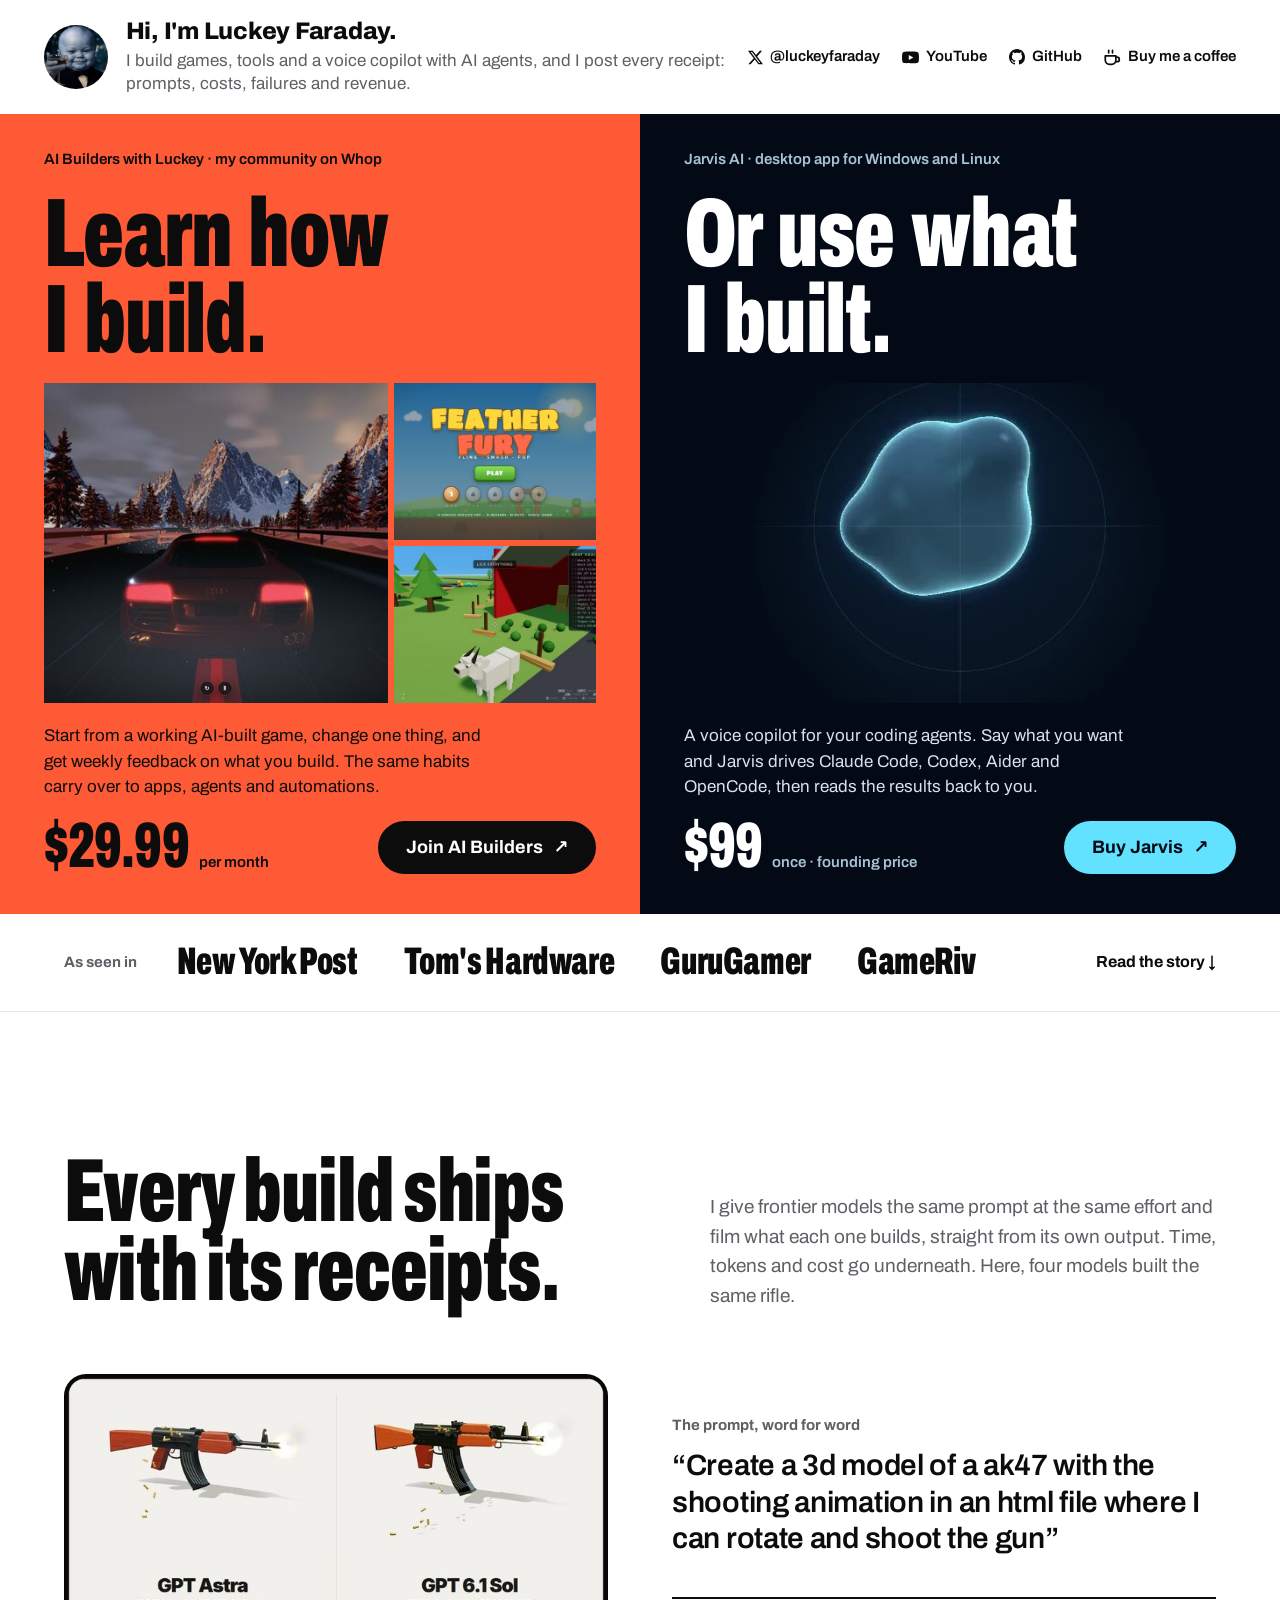
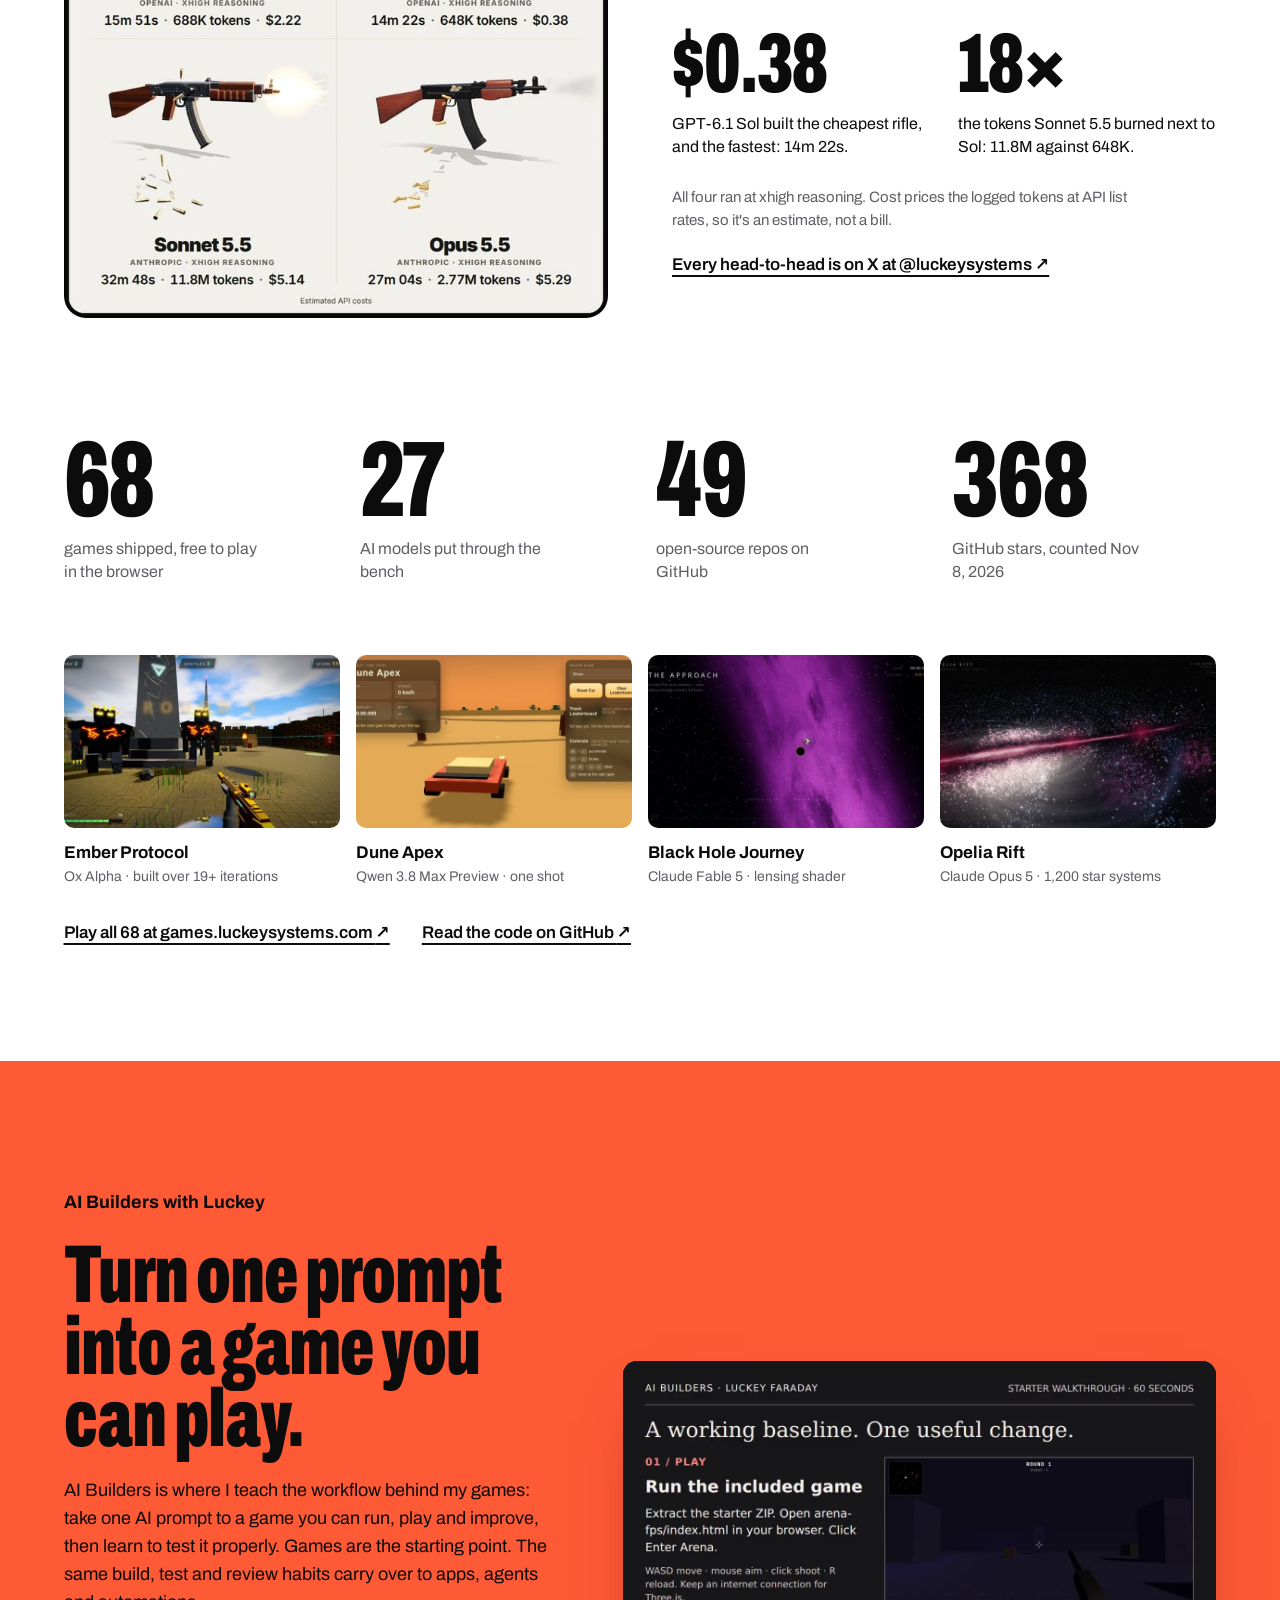
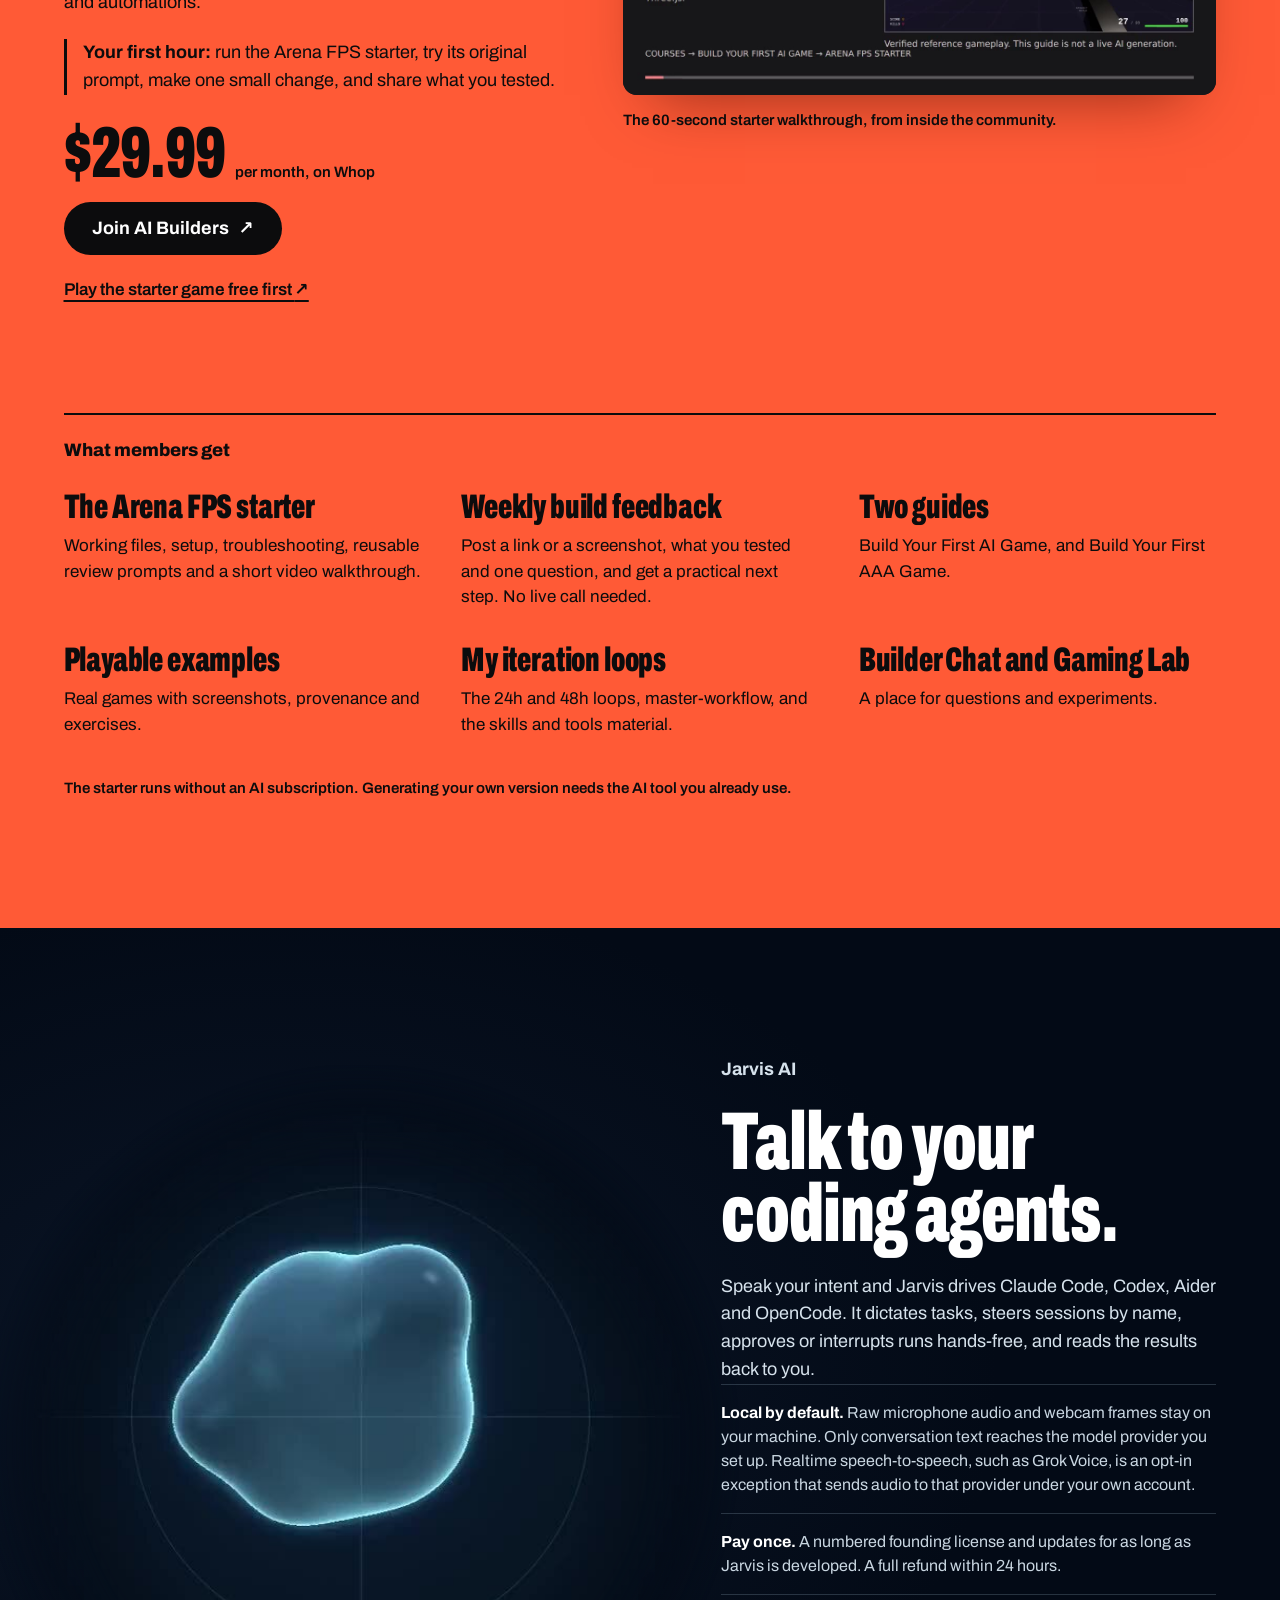
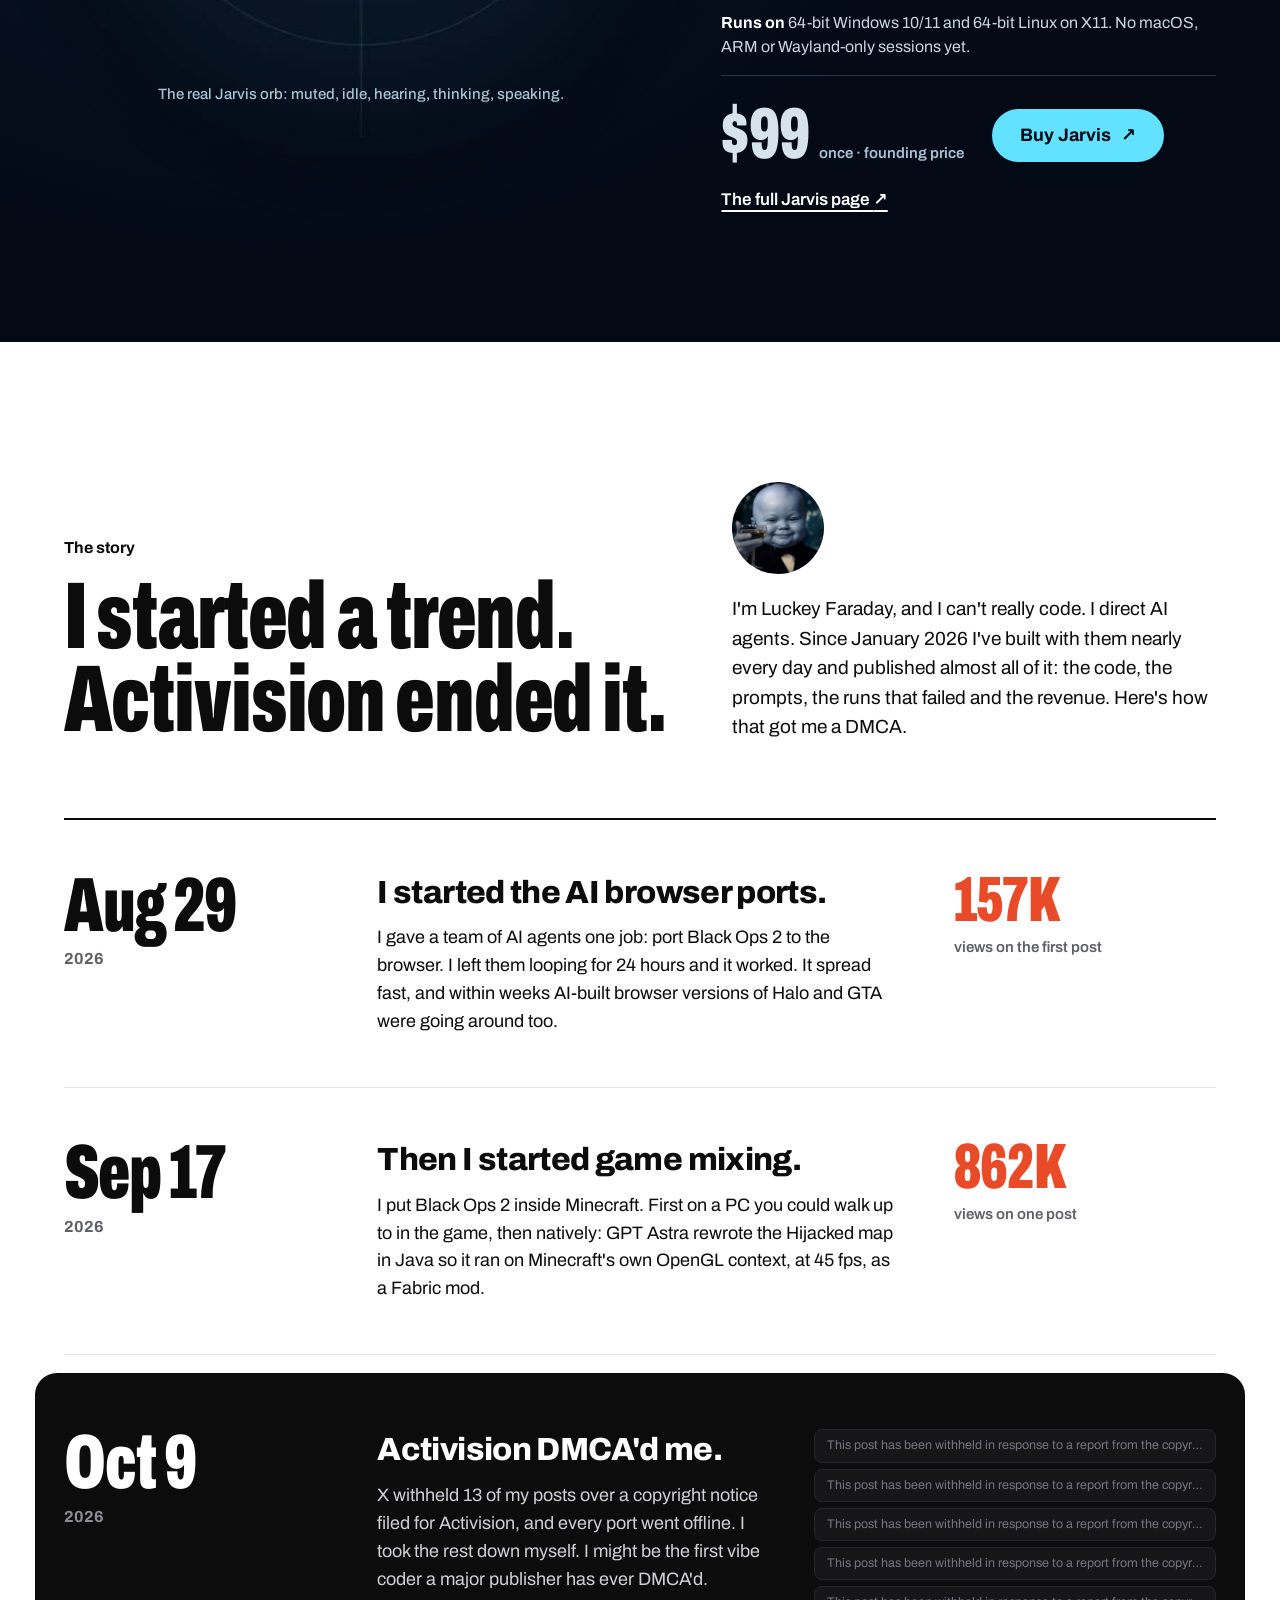
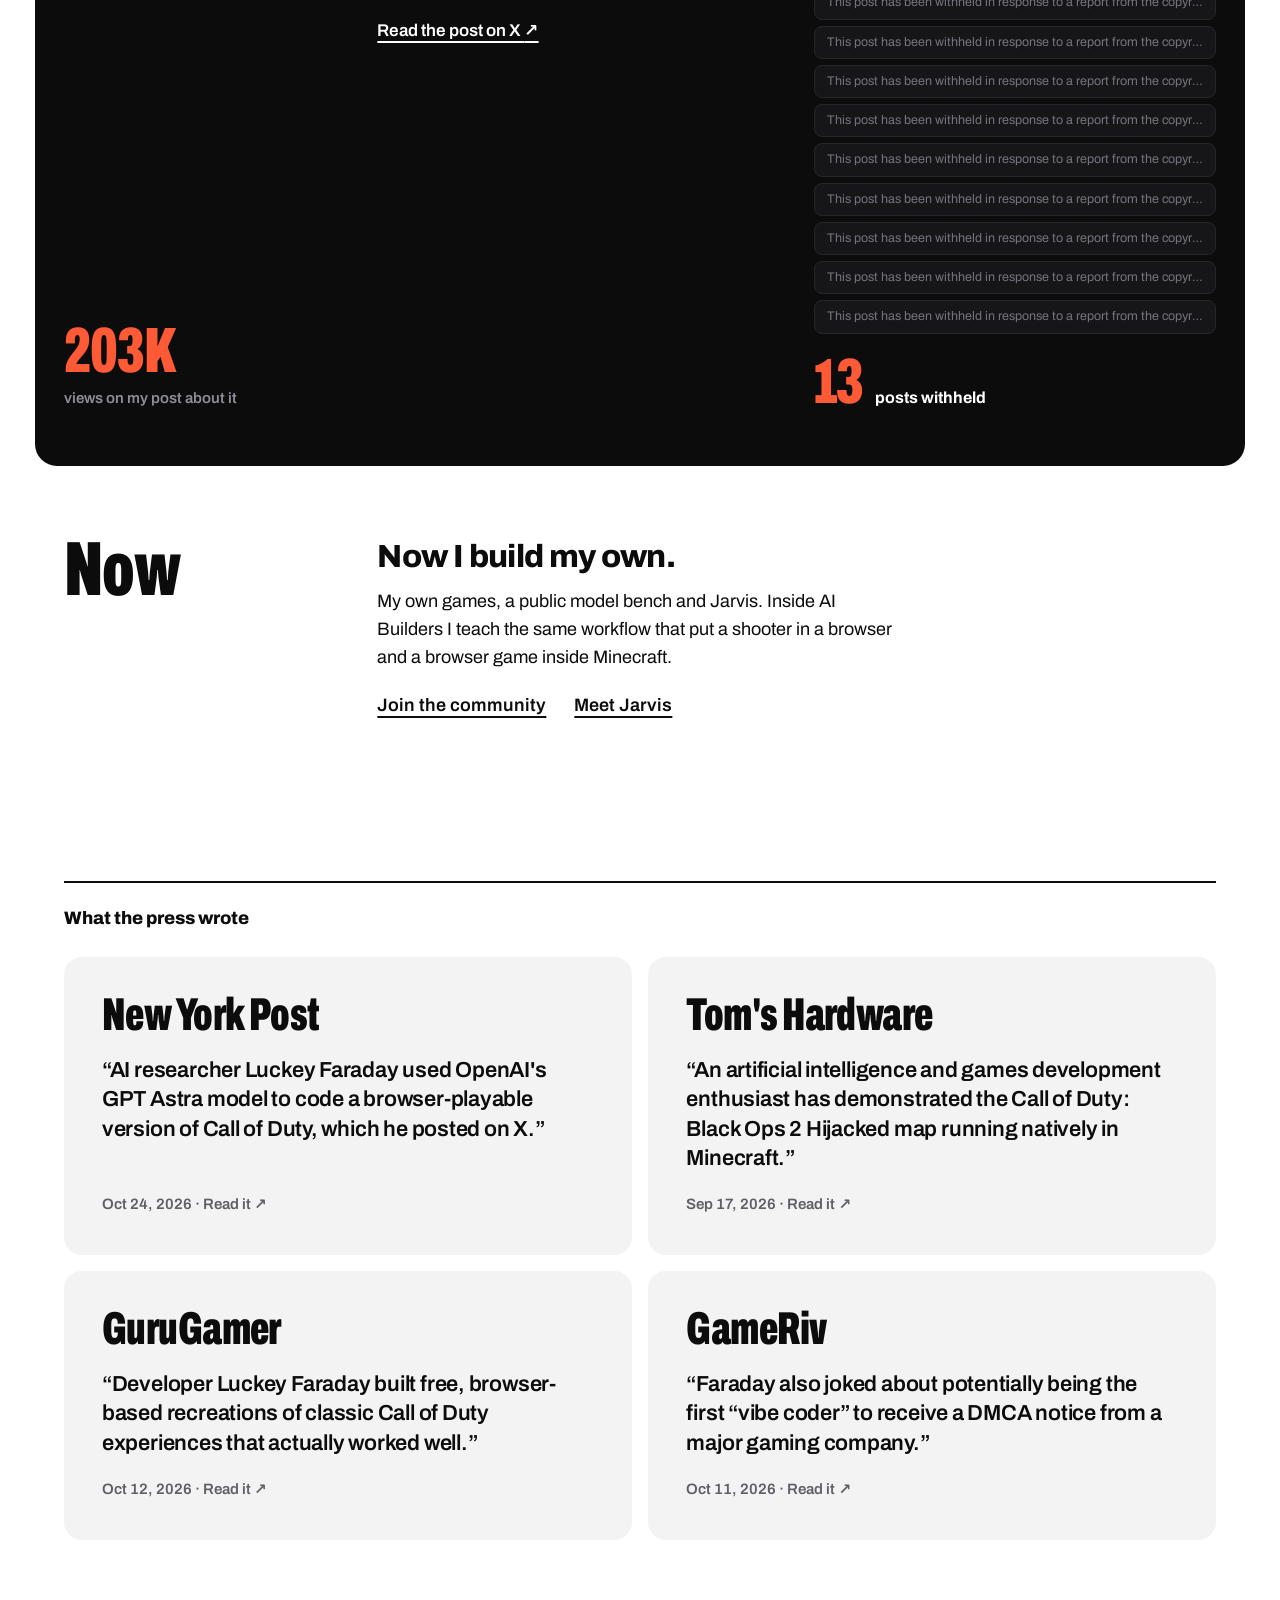
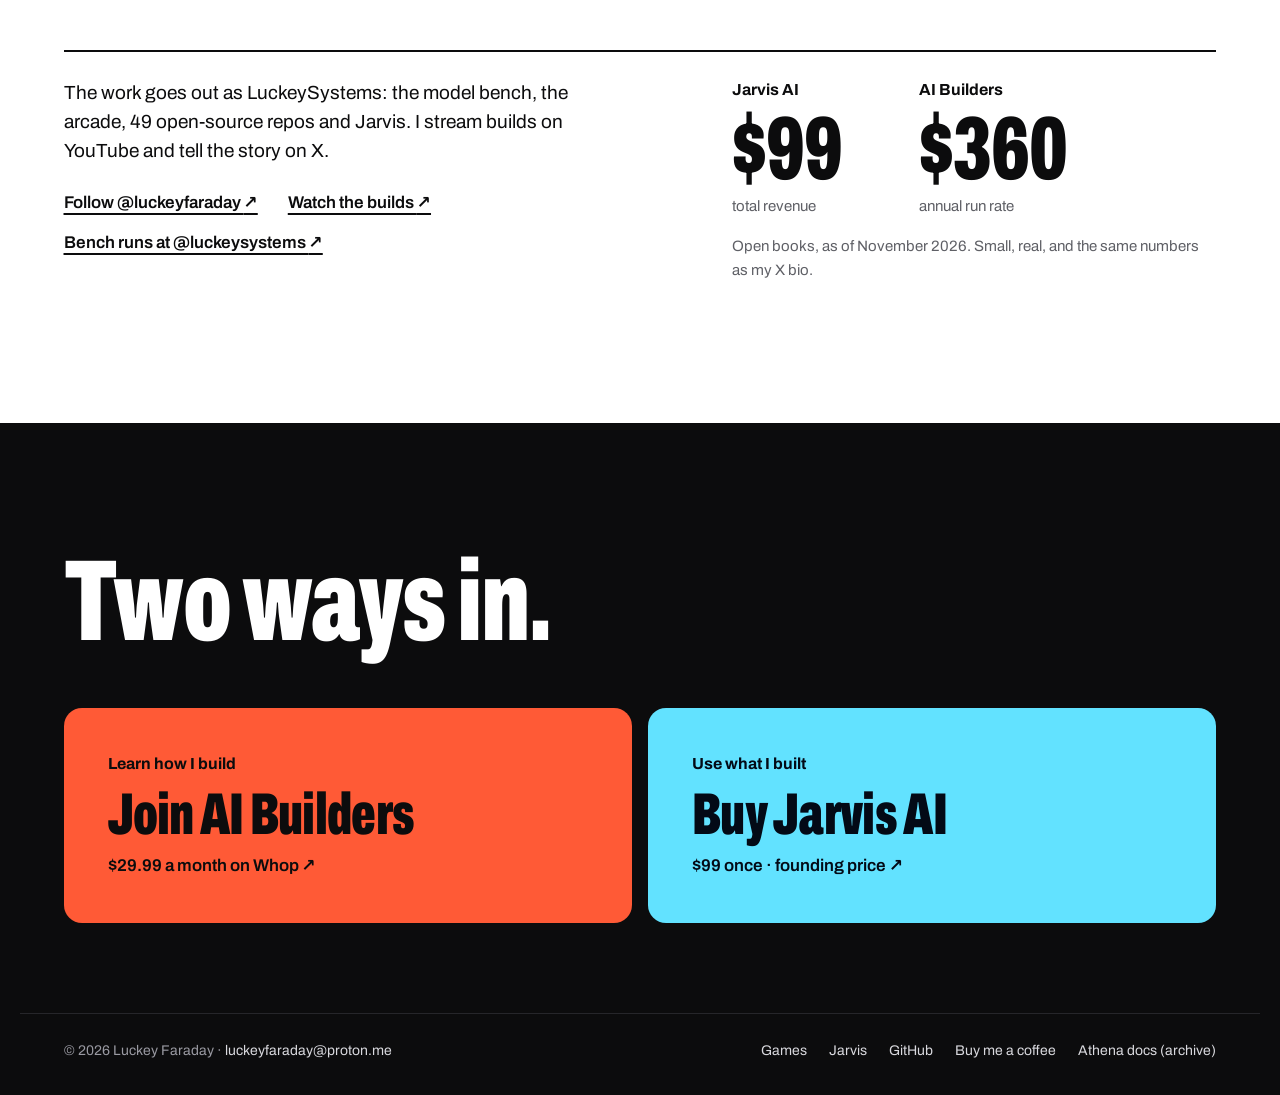
<file: index.html>
<!doctype html>
<html lang="en">
  <head>
    <meta charset="utf-8" />
    <meta name="viewport" content="width=device-width, initial-scale=1" />
    <meta name="theme-color" content="#ffffff" />
    <title>Luckey Faraday — Learn how I build with AI, or use what I built</title>
    <meta name="description" content="I'm Luckey Faraday. I build games, tools and a voice copilot with AI agents, in public. Join AI Builders, my community on Whop, or get Jarvis AI, the voice copilot for coding agents." />
    <link rel="canonical" href="https://luckeysystems.com/" />

    <meta property="og:title" content="Luckey Faraday — Learn how I build with AI, or use what I built" />
    <meta property="og:description" content="Join AI Builders with Luckey ($29.99/mo on Whop) or get Jarvis AI, the voice copilot for coding agents ($99 founding price)." />
    <meta property="og:type" content="website" />
    <meta property="og:url" content="https://luckeysystems.com/" />
    <meta property="og:site_name" content="Luckey Faraday" />
    <meta property="og:image" content="https://luckeysystems.com/assets/luckey/og-card.png" />
    <meta property="og:image:width" content="1200" />
    <meta property="og:image:height" content="630" />
    <meta property="og:image:alt" content="Luckey Faraday: learn how I build with AI agents, or use what I built." />
    <meta name="twitter:card" content="summary_large_image" />
    <meta name="twitter:site" content="@luckeyfaraday" />
    <meta name="twitter:creator" content="@luckeyfaraday" />
    <meta name="twitter:title" content="Luckey Faraday — Learn how I build with AI, or use what I built" />
    <meta name="twitter:description" content="Join AI Builders with Luckey ($29.99/mo on Whop) or get Jarvis AI, the voice copilot for coding agents ($99 founding price)." />
    <meta name="twitter:image" content="https://luckeysystems.com/assets/luckey/og-card.png" />

    <link rel="icon" type="image/png" sizes="32x32" href="assets/luckey/avatar-32.png" />
    <link rel="apple-touch-icon" href="assets/luckey/avatar-180.png" />

    <link rel="preconnect" href="https://fonts.googleapis.com" />
    <link rel="preconnect" href="https://fonts.gstatic.com" crossorigin />
    <link href="https://fonts.googleapis.com/css2?family=Archivo:ital,wdth,wght@0,62..125,100..900;1,62..125,100..900&display=swap" rel="stylesheet" />
    <link rel="stylesheet" href="css/style.css" />
  </head>

  <body>
    <!-- ============ who + the two offers ============ -->
    <header class="intro">
      <a class="intro-face" href="https://x.com/luckeyfaraday" target="_blank" rel="noopener" aria-label="Luckey Faraday on X">
        <img src="assets/luckey/avatar.jpg" width="399" height="399" alt="Luckey Faraday's avatar: a blue baby in a tuxedo raising a glass" />
      </a>
      <div class="intro-text">
        <p class="intro-hi">Hi, I'm Luckey Faraday.</p>
        <p class="intro-line">I build games, tools and a voice copilot with AI agents, and I post every receipt: prompts, costs, failures and revenue.</p>
        <p class="intro-offers">
          <a class="chip chip--community" href="#door-community">Community · $29.99/mo</a>
          <a class="chip chip--jarvis" href="#door-jarvis">Jarvis AI · <span data-jarvis-num>$99</span></a>
        </p>
      </div>
      <nav class="intro-links" aria-label="Elsewhere">
        <a href="https://x.com/luckeyfaraday" target="_blank" rel="noopener">
          <svg viewBox="0 0 24 24" width="15" height="15" fill="currentColor" aria-hidden="true"><path d="M18.9 1.2h3.7l-8 9.2 9.4 12.4h-7.4l-5.8-7.6-6.6 7.6H.5l8.6-9.8L0 1.2h7.6l5.2 6.9 6.1-6.9Zm-1.3 19.4h2L6.5 3.3H4.3l13.3 17.3Z"/></svg>
          <span>@luckeyfaraday</span>
        </a>
        <a href="https://youtube.com/@luckey_faraday" target="_blank" rel="noopener">
          <svg viewBox="0 0 24 24" width="17" height="17" fill="currentColor" aria-hidden="true"><path d="M23.5 6.2a3 3 0 0 0-2.1-2.1C19.5 3.6 12 3.6 12 3.6s-7.5 0-9.4.5A3 3 0 0 0 .5 6.2 31 31 0 0 0 0 12a31 31 0 0 0 .5 5.8 3 3 0 0 0 2.1 2.1c1.9.5 9.4.5 9.4.5s7.5 0 9.4-.5a3 3 0 0 0 2.1-2.1A31 31 0 0 0 24 12a31 31 0 0 0-.5-5.8ZM9.6 15.6V8.4l6.3 3.6-6.3 3.6Z"/></svg>
          <span>YouTube</span>
        </a>
        <a href="https://github.com/luckeyfaraday" target="_blank" rel="noopener">
          <svg viewBox="0 0 16 16" width="16" height="16" fill="currentColor" aria-hidden="true"><path d="M8 0C3.58 0 0 3.58 0 8c0 3.54 2.29 6.53 5.47 7.59.4.07.55-.17.55-.38 0-.19-.01-.82-.01-1.49-2.01.37-2.53-.49-2.69-.94-.09-.23-.48-.94-.82-1.13-.28-.15-.68-.52-.01-.53.63-.01 1.08.58 1.23.82.72 1.21 1.87.87 2.33.66.07-.52.28-.87.51-1.07-1.78-.2-3.64-.89-3.64-3.95 0-.87.31-1.59.82-2.15-.08-.2-.36-1.02.08-2.12 0 0 .67-.21 2.2.82.64-.18 1.32-.27 2-.27s1.36.09 2 .27c1.53-1.04 2.2-.82 2.2-.82.44 1.1.16 1.92.08 2.12.51.56.82 1.27.82 2.15 0 3.07-1.87 3.75-3.65 3.95.29.25.54.73.54 1.48 0 1.07-.01 1.93-.01 2.2 0 .21.15.46.55.38A8.01 8.01 0 0 0 16 8c0-4.42-3.58-8-8-8Z"/></svg>
          <span>GitHub</span>
        </a>
        <a href="https://buymeacoffee.com/luckeyfaraday" target="_blank" rel="noopener" aria-label="Buy me a coffee">
          <svg viewBox="2 1 20 20" width="17" height="17" fill="none" stroke="currentColor" stroke-width="2" stroke-linecap="round" stroke-linejoin="round" aria-hidden="true"><path d="M3.5 9h12.5v5a5 5 0 0 1-5 5H8.5a5 5 0 0 1-5-5V9Z"/><path d="M16 10.5h1.25a2.75 2.75 0 0 1 0 5.5H16"/><path d="M7.5 2.5v3M12 2.5v3"/></svg>
          <span>Buy me a coffee</span>
        </a>
      </nav>
    </header>

    <main>
      <h1 class="sr-only">Luckey Faraday: learn how I build with AI agents, or use what I built.</h1>

      <section class="doors" aria-label="What I offer">
        <article class="door door--community" id="door-community">
          <p class="door-tag">AI Builders with Luckey · my community on Whop</p>
          <h2 class="door-title">Learn how<br />I build.</h2>
          <a class="door-media door-media--games" href="#community" aria-label="More about AI Builders">
            <img class="g1" src="assets/arcade/alpine-apex.jpg" width="640" height="360" alt="Alpine Apex: a red sports car racing through snowy mountains at sunset" />
            <img class="g2" src="assets/arcade/feather-fury.jpg" width="640" height="360" alt="Feather Fury: a slingshot physics puzzler's title screen" />
            <img class="g3" src="assets/arcade/bleatdown.jpg" width="640" height="360" alt="Bleatdown: a white goat beside a destructible red barn" />
          </a>
          <p class="door-copy">Start from a working AI-built game, change one thing, and get weekly feedback on what you build. The same habits carry over to apps, agents and automations.</p>
          <div class="door-buy">
            <p class="price"><span class="price-num">$29.99</span><span class="price-per">per month</span></p>
            <a class="btn btn--ink" href="https://whop.com/luckeyfaraday/ai-builders-community-4e/?utm_source=luckeyfaraday" target="_blank" rel="noopener">Join AI Builders <span aria-hidden="true">↗</span></a>
          </div>
        </article>

        <article class="door door--jarvis" id="door-jarvis">
          <p class="door-tag">Jarvis AI · desktop app for Windows and Linux</p>
          <h2 class="door-title">Or use what<br />I built.</h2>
          <a class="door-media door-media--orb" href="#jarvis" aria-label="More about Jarvis AI">
            <video src="assets/jarvis-orb/orb.mp4" poster="assets/jarvis-orb/orb.jpg" width="720" height="720" autoplay muted loop playsinline preload="metadata" aria-label="The Jarvis AI orb shifting between idle, hearing, thinking and speaking"></video>
          </a>
          <p class="door-copy">A voice copilot for your coding agents. Say what you want and Jarvis drives Claude Code, Codex, Aider and OpenCode, then reads the results back to you.</p>
          <div class="door-buy">
            <p class="price"><span class="price-num" data-jarvis-num>$99</span><span class="price-per">once · <span data-jarvis-note>founding price</span></span></p>
            <a class="btn btn--cyan" href="https://jarvis.luckeysystems.com/#founding">Buy Jarvis <span aria-hidden="true">↗</span></a>
          </div>
        </article>
      </section>

      <!-- ============ press ============ -->
      <section class="press" id="press" aria-labelledby="press-label">
        <div class="wrap press-row">
          <p class="press-label" id="press-label">As seen in</p>
          <ul class="press-names">
            <li><a href="https://nypost.com/2026/10/24/tech/gamers-using-ai-to-put-popular-titles-like-halo-call-of-duty-and-gta-online-for-free/" target="_blank" rel="noopener">New York Post</a></li>
            <li><a href="https://www.tomshardware.com/video-games/pc-gaming/developer-uses-gpt-6-astra-to-get-cod-black-ops-2-hijacked-map-running-natively-inside-minecraft-achieves-45fps-performance-using-minecrafts-opengl-context" target="_blank" rel="noopener">Tom's Hardware</a></li>
            <li><a href="https://gurugamer.com/pc-console/activision-swings-the-dmca-hammer-at-clever-fan-made-call-of-duty-browser-ports-27425" target="_blank" rel="noopener">GuruGamer</a></li>
            <li><a href="https://gameriv.com/activision-reportedly-takes-down-call-of-duty-browser-projects-with-dmca-notice/" target="_blank" rel="noopener">GameRiv</a></li>
          </ul>
          <a class="press-jump" href="#story">Read the story <span aria-hidden="true">↓</span></a>
        </div>
      </section>

      <!-- ============ proof ============ -->
      <section class="proof" id="receipts">
        <div class="wrap">
          <header class="sec-head">
            <h2 class="display">Every build ships<br />with its receipts.</h2>
            <p class="sec-lede">I give frontier models the same prompt at the same effort and film what each one builds, straight from its own output. Time, tokens and cost go underneath. Here, four models built the same rifle.</p>
          </header>

          <div class="bench">
            <video class="bench-clip" src="assets/bench/ak47-four-models.mp4" poster="assets/bench/ak47-four-models.jpg" width="720" height="720" autoplay muted loop playsinline preload="metadata"
              aria-label="Four AI-built 3D rifles firing side by side, labelled with each model's time, tokens and cost: GPT Astra 15m 51s, 688K tokens, $2.22; GPT 6.1 Sol 14m 22s, 648K tokens, $0.38; Sonnet 5.5 32m 48s, 11.8M tokens, $5.14; Opus 5.5 27m 04s, 2.77M tokens, $5.29."></video>
            <div class="bench-notes">
              <p class="bench-label">The prompt, word for word</p>
              <blockquote class="bench-prompt">“Create a 3d model of a ak47 with the shooting animation in an html file where I can rotate and shoot the gun”</blockquote>
              <dl class="bench-stats">
                <div>
                  <dt class="display">$0.38</dt>
                  <dd>GPT-6.1 Sol built the cheapest rifle, and the fastest: 14m 22s.</dd>
                </div>
                <div>
                  <dt class="display">18×</dt>
                  <dd>the tokens Sonnet 5.5 burned next to Sol: 11.8M against 648K.</dd>
                </div>
              </dl>
              <p class="bench-method">All four ran at xhigh reasoning. Cost prices the logged tokens at API list rates, so it's an estimate, not a bill.</p>
              <a class="text-link" href="https://x.com/luckeysystems" target="_blank" rel="noopener">Every head-to-head is on X at @luckeysystems <span aria-hidden="true">↗</span></a>
            </div>
          </div>

          <dl class="counts">
            <div><dt class="display">68</dt><dd>games shipped, free to play in the browser</dd></div>
            <div><dt class="display">27</dt><dd>AI models put through the bench</dd></div>
            <div><dt class="display">49</dt><dd>open-source repos on GitHub</dd></div>
            <div><dt class="display">368</dt><dd>GitHub stars, counted Nov 8, 2026</dd></div>
          </dl>

          <div class="shelf">
            <a class="shelf-item" href="https://games.luckeysystems.com/games/ember-protocol/index.html">
              <img src="assets/arcade/ember-protocol.jpg" width="640" height="360" loading="lazy" alt="Ember Protocol: a gold rifle facing glowing enemies by a fortress obelisk" />
              <span class="shelf-title">Ember Protocol</span>
              <span class="shelf-by">Ox Alpha · built over 19+ iterations</span>
            </a>
            <a class="shelf-item" href="https://games.luckeysystems.com/games/dune-apex/index.html">
              <img src="assets/arcade/dune-apex.jpg" width="640" height="360" loading="lazy" alt="Dune Apex: a low-poly racer on a sunlit desert track" />
              <span class="shelf-title">Dune Apex</span>
              <span class="shelf-by">Qwen 3.8 Max Preview · one shot</span>
            </a>
            <a class="shelf-item" href="https://games.luckeysystems.com/games/black-hole/index.html">
              <img src="assets/arcade/black-hole.jpg" width="640" height="360" loading="lazy" alt="Black Hole Journey: a violet nebula and a black hole in deep space" />
              <span class="shelf-title">Black Hole Journey</span>
              <span class="shelf-by">Claude Fable 5 · lensing shader</span>
            </a>
            <a class="shelf-item" href="https://games.luckeysystems.com/games/opelia-rift/index.html">
              <img src="assets/arcade/opelia-rift.jpg" width="640" height="360" loading="lazy" alt="Opelia Rift: a galaxy with a crimson scar of light across its disc" />
              <span class="shelf-title">Opelia Rift</span>
              <span class="shelf-by">Claude Opus 5 · 1,200 star systems</span>
            </a>
          </div>
          <p class="shelf-more">
            <a class="text-link" href="https://games.luckeysystems.com">Play all 68 at games.luckeysystems.com <span aria-hidden="true">↗</span></a>
            <a class="text-link" href="https://github.com/luckeyfaraday" target="_blank" rel="noopener">Read the code on GitHub <span aria-hidden="true">↗</span></a>
          </p>
        </div>
      </section>

      <!-- ============ offer 1: the community ============ -->
      <section class="band band--community" id="community">
        <div class="wrap">
          <div class="offer">
            <div class="offer-text">
              <p class="offer-tag">AI Builders with Luckey</p>
              <h2 class="display">Turn one prompt into a game you can play.</h2>
              <p>AI Builders is where I teach the workflow behind my games: take one AI prompt to a game you can run, play and improve, then learn to test it properly. Games are the starting point. The same build, test and review habits carry over to apps, agents and automations.</p>
              <p class="offer-first"><strong>Your first hour:</strong> run the Arena FPS starter, try its original prompt, make one small change, and share what you tested.</p>
              <div class="offer-buy">
                <p class="price"><span class="price-num">$29.99</span><span class="price-per">per month, on Whop</span></p>
                <a class="btn btn--ink" href="https://whop.com/luckeyfaraday/ai-builders-community-4e/?utm_source=luckeyfaraday" target="_blank" rel="noopener">Join AI Builders <span aria-hidden="true">↗</span></a>
              </div>
              <a class="text-link" href="https://games.luckeysystems.com/games/arena-fps/index.html">Play the starter game free first <span aria-hidden="true">↗</span></a>
            </div>
            <figure class="offer-media">
              <video src="assets/community/starter-walkthrough.mp4" poster="assets/community/starter-walkthrough.jpg" width="1280" height="720" autoplay muted loop playsinline preload="metadata" aria-label="The Arena FPS starter walkthrough: play the included game, generate a separate copy, change one thing, show your evidence"></video>
              <figcaption>The 60-second starter walkthrough, from inside the community.</figcaption>
            </figure>
          </div>

          <h3 class="perks-head">What members get</h3>
          <ul class="perks">
            <li><strong>The Arena FPS starter</strong> Working files, setup, troubleshooting, reusable review prompts and a short video walkthrough.</li>
            <li><strong>Weekly build feedback</strong> Post a link or a screenshot, what you tested and one question, and get a practical next step. No live call needed.</li>
            <li><strong>Two guides</strong> Build Your First AI Game, and Build Your First AAA Game.</li>
            <li><strong>Playable examples</strong> Real games with screenshots, provenance and exercises.</li>
            <li><strong>My iteration loops</strong> The 24h and 48h loops, master-workflow, and the skills and tools material.</li>
            <li><strong>Builder Chat and Gaming Lab</strong> A place for questions and experiments.</li>
          </ul>
          <p class="perks-note">The starter runs without an AI subscription. Generating your own version needs the AI tool you already use.</p>
        </div>
      </section>

      <!-- ============ offer 2: Jarvis ============ -->
      <section class="band band--jarvis" id="jarvis">
        <div class="wrap">
          <div class="offer offer--flip">
            <figure class="orb-stage">
              <video src="assets/jarvis-orb/orb.mp4" poster="assets/jarvis-orb/orb.jpg" width="720" height="720" autoplay muted loop playsinline preload="metadata" aria-label="The Jarvis AI orb moving through its muted, idle, hearing, thinking and speaking states"></video>
              <figcaption>The real Jarvis orb: muted, idle, hearing, thinking, speaking.</figcaption>
            </figure>
            <div class="offer-text">
              <p class="offer-tag">Jarvis AI</p>
              <h2 class="display">Talk to your coding agents.</h2>
              <p>Speak your intent and Jarvis drives Claude Code, Codex, Aider and OpenCode. It dictates tasks, steers sessions by name, approves or interrupts runs hands-free, and reads the results back to you.</p>
              <ul class="facts">
                <li><strong>Local by default.</strong> Raw microphone audio and webcam frames stay on your machine. Only conversation text reaches the model provider you set up. Realtime speech-to-speech, such as Grok Voice, is an opt-in exception that sends audio to that provider under your own account.</li>
                <li><strong>Pay once.</strong> A numbered founding license and updates for as long as Jarvis is developed. A full refund within 24 hours.</li>
                <li><strong>Runs on</strong> 64-bit Windows 10/11 and 64-bit Linux on X11. No macOS, ARM or Wayland-only sessions yet.</li>
              </ul>
              <div class="offer-buy">
                <p class="price"><span class="price-num" data-jarvis-num>$99</span><span class="price-per">once · <span data-jarvis-note>founding price</span></span></p>
                <a class="btn btn--cyan" href="https://jarvis.luckeysystems.com/#founding">Buy Jarvis <span aria-hidden="true">↗</span></a>
              </div>
              <a class="text-link" href="https://jarvis.luckeysystems.com">The full Jarvis page <span aria-hidden="true">↗</span></a>
            </div>
          </div>
        </div>
      </section>

      <!-- ============ the story ============ -->
      <section class="story" id="story" aria-labelledby="story-title">
        <div class="wrap">
          <header class="story-head">
            <div>
              <p class="offer-tag">The story</p>
              <h2 class="display" id="story-title">I started a trend.<br />Activision ended it.</h2>
            </div>
            <div class="story-intro">
              <img class="story-face" src="assets/luckey/avatar.jpg" width="399" height="399" loading="lazy" alt="" />
              <p class="story-lede">I'm Luckey Faraday, and I can't really code. I direct AI agents. Since January 2026 I've built with them nearly every day and published almost all of it: the code, the prompts, the runs that failed and the revenue. Here's how that got me a DMCA.</p>
            </div>
          </header>

          <ol class="beats">
            <li class="beat">
              <p class="beat-date"><span class="display">Aug 29</span> 2026</p>
              <div class="beat-body">
                <h3>I started the AI browser ports.</h3>
                <p>I gave a team of AI agents one job: port Black Ops 2 to the browser. I left them looping for 24 hours and it worked. It spread fast, and within weeks AI-built browser versions of Halo and GTA were going around too.</p>
              </div>
              <p class="beat-stat"><span class="display">157K</span> views on the first post</p>
            </li>
            <li class="beat">
              <p class="beat-date"><span class="display">Sep 17</span> 2026</p>
              <div class="beat-body">
                <h3>Then I started game mixing.</h3>
                <p>I put Black Ops 2 inside Minecraft. First on a PC you could walk up to in the game, then natively: GPT Astra rewrote the Hijacked map in Java so it ran on Minecraft's own OpenGL context, at 45 fps, as a Fabric mod.</p>
              </div>
              <p class="beat-stat"><span class="display">862K</span> views on one post</p>
            </li>
            <li class="beat beat--dmca">
              <p class="beat-date"><span class="display">Oct 9</span> 2026</p>
              <div class="beat-body">
                <h3>Activision DMCA'd me.</h3>
                <p>X withheld 13 of my posts over a copyright notice filed for Activision, and every port went offline. I took the rest down myself. I might be the first vibe coder a major publisher has ever DMCA'd.</p>
                <a class="text-link" href="https://x.com/luckeyfaraday/status/2108722723849379986" target="_blank" rel="noopener">Read the post on X <span aria-hidden="true">↗</span></a>
              </div>
              <div class="withheld" role="img" aria-label="13 posts withheld on X in response to a report from the copyright holder">
                <span>This post has been withheld in response to a report from the copyright holder.</span>
                <span>This post has been withheld in response to a report from the copyright holder.</span>
                <span>This post has been withheld in response to a report from the copyright holder.</span>
                <span>This post has been withheld in response to a report from the copyright holder.</span>
                <span>This post has been withheld in response to a report from the copyright holder.</span>
                <span>This post has been withheld in response to a report from the copyright holder.</span>
                <span>This post has been withheld in response to a report from the copyright holder.</span>
                <span>This post has been withheld in response to a report from the copyright holder.</span>
                <span>This post has been withheld in response to a report from the copyright holder.</span>
                <span>This post has been withheld in response to a report from the copyright holder.</span>
                <span>This post has been withheld in response to a report from the copyright holder.</span>
                <span>This post has been withheld in response to a report from the copyright holder.</span>
                <span>This post has been withheld in response to a report from the copyright holder.</span>
                <b class="withheld-count"><span class="display">13</span> posts withheld</b>
              </div>
              <p class="beat-stat"><span class="display">203K</span> views on my post about it</p>
            </li>
            <li class="beat">
              <p class="beat-date"><span class="display">Now</span></p>
              <div class="beat-body">
                <h3>Now I build my own.</h3>
                <p>My own games, a public model bench and Jarvis. Inside AI Builders I teach the same workflow that put a shooter in a browser and a browser game inside Minecraft.</p>
                <p class="beat-links">
                  <a class="text-link" href="#community">Join the community</a>
                  <a class="text-link" href="#jarvis">Meet Jarvis</a>
                </p>
              </div>
            </li>
          </ol>

          <h3 class="quotes-head">What the press wrote</h3>
          <ul class="quotes">
            <li>
              <a class="quote" href="https://nypost.com/2026/10/24/tech/gamers-using-ai-to-put-popular-titles-like-halo-call-of-duty-and-gta-online-for-free/" target="_blank" rel="noopener">
                <span class="quote-src display">New York Post</span>
                <q>AI researcher Luckey Faraday used OpenAI's GPT Astra model to code a browser-playable version of Call of Duty, which he posted on X.</q>
                <span class="quote-meta">Oct 24, 2026 · Read it <span aria-hidden="true">↗</span></span>
              </a>
            </li>
            <li>
              <a class="quote" href="https://www.tomshardware.com/video-games/pc-gaming/developer-uses-gpt-6-astra-to-get-cod-black-ops-2-hijacked-map-running-natively-inside-minecraft-achieves-45fps-performance-using-minecrafts-opengl-context" target="_blank" rel="noopener">
                <span class="quote-src display">Tom's Hardware</span>
                <q>An artificial intelligence and games development enthusiast has demonstrated the Call of Duty: Black Ops 2 Hijacked map running natively in Minecraft.</q>
                <span class="quote-meta">Sep 17, 2026 · Read it <span aria-hidden="true">↗</span></span>
              </a>
            </li>
            <li>
              <a class="quote" href="https://gurugamer.com/pc-console/activision-swings-the-dmca-hammer-at-clever-fan-made-call-of-duty-browser-ports-27425" target="_blank" rel="noopener">
                <span class="quote-src display">GuruGamer</span>
                <q>Developer Luckey Faraday built free, browser-based recreations of classic Call of Duty experiences that actually worked well.</q>
                <span class="quote-meta">Oct 12, 2026 · Read it <span aria-hidden="true">↗</span></span>
              </a>
            </li>
            <li>
              <a class="quote" href="https://gameriv.com/activision-reportedly-takes-down-call-of-duty-browser-projects-with-dmca-notice/" target="_blank" rel="noopener">
                <span class="quote-src display">GameRiv</span>
                <q>Faraday also joked about potentially being the first “vibe coder” to receive a DMCA notice from a major gaming company.</q>
                <span class="quote-meta">Oct 11, 2026 · Read it <span aria-hidden="true">↗</span></span>
              </a>
            </li>
          </ul>

          <div class="story-foot">
            <div class="story-foot-text">
              <p>The work goes out as LuckeySystems: the model bench, the arcade, 49 open-source repos and Jarvis. I stream builds on YouTube and tell the story on X.</p>
              <p class="about-links">
                <a class="text-link" href="https://x.com/luckeyfaraday" target="_blank" rel="noopener">Follow @luckeyfaraday <span aria-hidden="true">↗</span></a>
                <a class="text-link" href="https://youtube.com/@luckey_faraday" target="_blank" rel="noopener">Watch the builds <span aria-hidden="true">↗</span></a>
                <a class="text-link" href="https://x.com/luckeysystems" target="_blank" rel="noopener">Bench runs at @luckeysystems <span aria-hidden="true">↗</span></a>
              </p>
            </div>
            <div>
              <dl class="books">
                <div><dt>Jarvis AI</dt><dd class="display">$99</dd><dd class="books-k">total revenue</dd></div>
                <div><dt>AI Builders</dt><dd class="display">$360</dd><dd class="books-k">annual run rate</dd></div>
              </dl>
              <p class="books-note">Open books, as of November 2026. Small, real, and the same numbers as my X bio.</p>
            </div>
          </div>
        </div>
      </section>

      <!-- ============ close ============ -->
      <section class="close" aria-labelledby="close-title">
        <div class="wrap">
          <h2 class="display" id="close-title">Two ways in.</h2>
          <div class="close-doors">
            <a class="close-door close-door--community" href="https://whop.com/luckeyfaraday/ai-builders-community-4e/?utm_source=luckeyfaraday" target="_blank" rel="noopener">
              <span class="close-what">Learn how I build</span>
              <span class="close-cta display">Join AI Builders</span>
              <span class="close-price">$29.99 a month on Whop <span aria-hidden="true">↗</span></span>
            </a>
            <a class="close-door close-door--jarvis" href="https://jarvis.luckeysystems.com/#founding">
              <span class="close-what">Use what I built</span>
              <span class="close-cta display">Buy Jarvis AI</span>
              <span class="close-price"><span data-jarvis-num>$99</span> once · <span data-jarvis-note>founding price</span> <span aria-hidden="true">↗</span></span>
            </a>
          </div>
        </div>
      </section>
    </main>

    <footer class="foot">
      <div class="wrap foot-row">
        <p>© 2026 Luckey Faraday · <a href="mailto:luckeyfaraday@proton.me">luckeyfaraday@proton.me</a></p>
        <p class="foot-links">
          <a href="https://games.luckeysystems.com">Games</a>
          <a href="https://jarvis.luckeysystems.com">Jarvis</a>
          <a href="https://github.com/luckeyfaraday" target="_blank" rel="noopener">GitHub</a>
          <a href="https://buymeacoffee.com/luckeyfaraday" target="_blank" rel="noopener">Buy me a coffee</a>
          <a href="https://docs.luckeysystems.com">Athena docs (archive)</a>
        </p>
      </div>
    </footer>

    <script src="js/main.js" defer></script>
  </body>
</html>
</file>
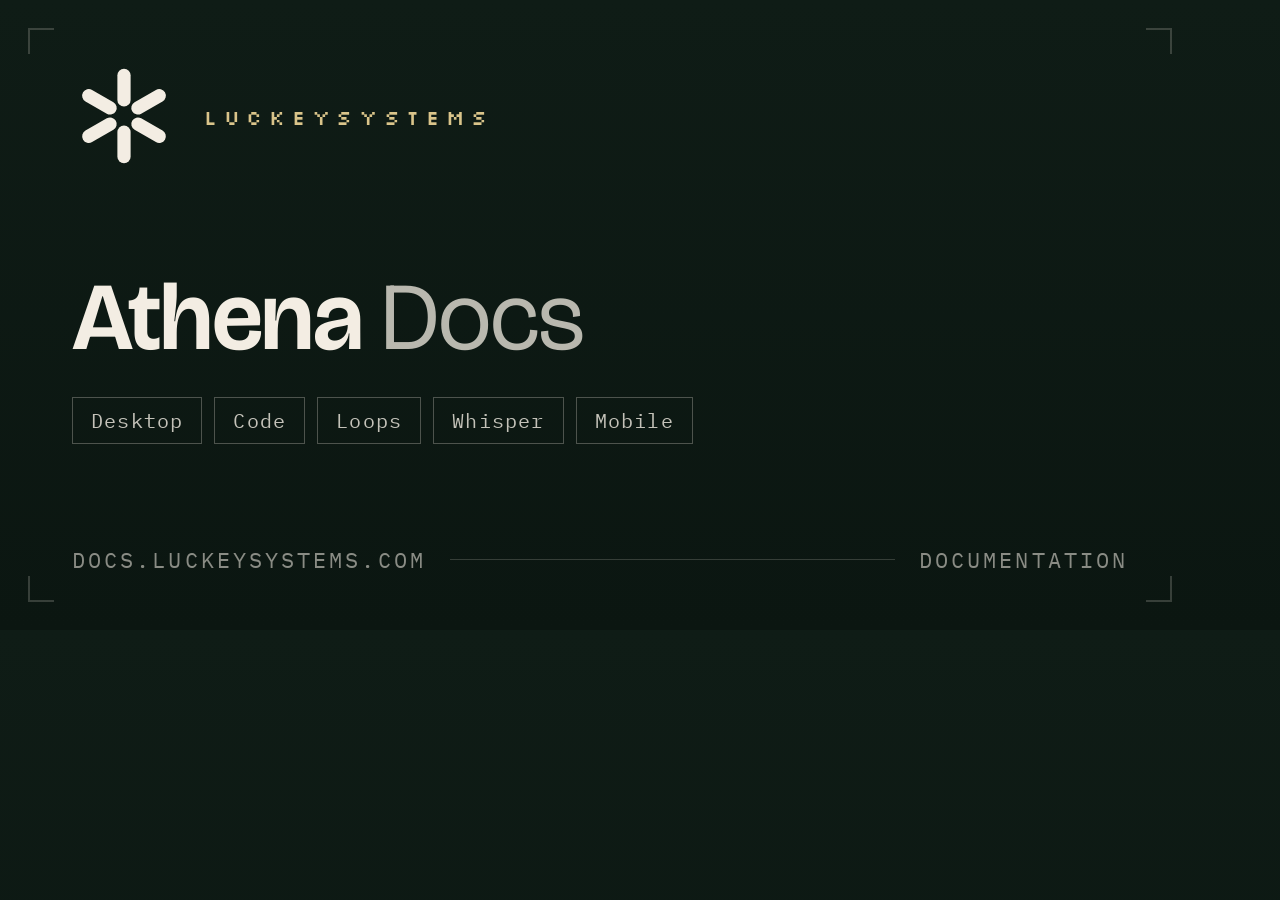
<file: tools/og-cards/docs.html>
<!doctype html>
<html>
<head>
<meta charset="utf-8" />
<link rel="preconnect" href="https://fonts.googleapis.com" />
<link rel="preconnect" href="https://fonts.gstatic.com" crossorigin />
<link href="https://fonts.googleapis.com/css2?family=Bricolage+Grotesque:opsz,wght@12..96,300..800&family=IBM+Plex+Mono:wght@400;500&family=Silkscreen:wght@400;700&display=block" rel="stylesheet" />
<link rel="stylesheet" href="athena-base.css" />
<style>
  body {
    background: linear-gradient(180deg, #0f1c16 0%, #0b1611 100%);
    color: #f3ede3;
  }
  .corner { color: rgba(243, 237, 227, 0.35); }
  .kicker { color: #d9c48a; }
  .tagline { color: rgba(243, 237, 227, 0.70); }
  .bottom { color: rgba(243, 237, 227, 0.55); }
  .rule { background: rgba(243, 237, 227, 0.18); }
  h1 .thin { font-weight: 340; color: rgba(243, 237, 227, 0.75); }
  .chips { margin-top: 30px; display: flex; flex-wrap: wrap; gap: 12px; }
  .chip {
    font-family: "IBM Plex Mono", ui-monospace, monospace;
    font-size: 20px;
    letter-spacing: 0.06em;
    padding: 9px 18px;
    border: 1.5px solid rgba(243, 237, 227, 0.28);
    color: rgba(243, 237, 227, 0.80);
  }
</style>
</head>
<body>
  <div class="corner tl"></div><div class="corner tr"></div>
  <div class="corner bl"></div><div class="corner br"></div>

  <div class="top">
    <svg width="104" height="104" viewBox="0 0 220 220" fill="none" xmlns="http://www.w3.org/2000/svg">
      <g stroke="#f3ede3" stroke-width="28" stroke-linecap="round">
        <line x1="110" y1="76" x2="110" y2="24"/>
        <line x1="110" y1="144" x2="110" y2="196"/>
        <line x1="139.4" y1="93" x2="184.5" y2="67"/>
        <line x1="139.4" y1="127" x2="184.5" y2="153"/>
        <line x1="80.6" y1="93" x2="35.5" y2="67"/>
        <line x1="80.6" y1="127" x2="35.5" y2="153"/>
      </g>
    </svg>
    <div class="kicker">LuckeySystems</div>
  </div>

  <div class="mid">
    <h1>Athena <span class="thin">Docs</span></h1>
    <div class="chips">
      <span class="chip">Desktop</span>
      <span class="chip">Code</span>
      <span class="chip">Loops</span>
      <span class="chip">Whisper</span>
      <span class="chip">Mobile</span>
    </div>
  </div>

  <div class="bottom">
    <span>DOCS.LUCKEYSYSTEMS.COM</span>
    <span class="rule"></span>
    <span>DOCUMENTATION</span>
  </div>
</body>
</html>
</file>
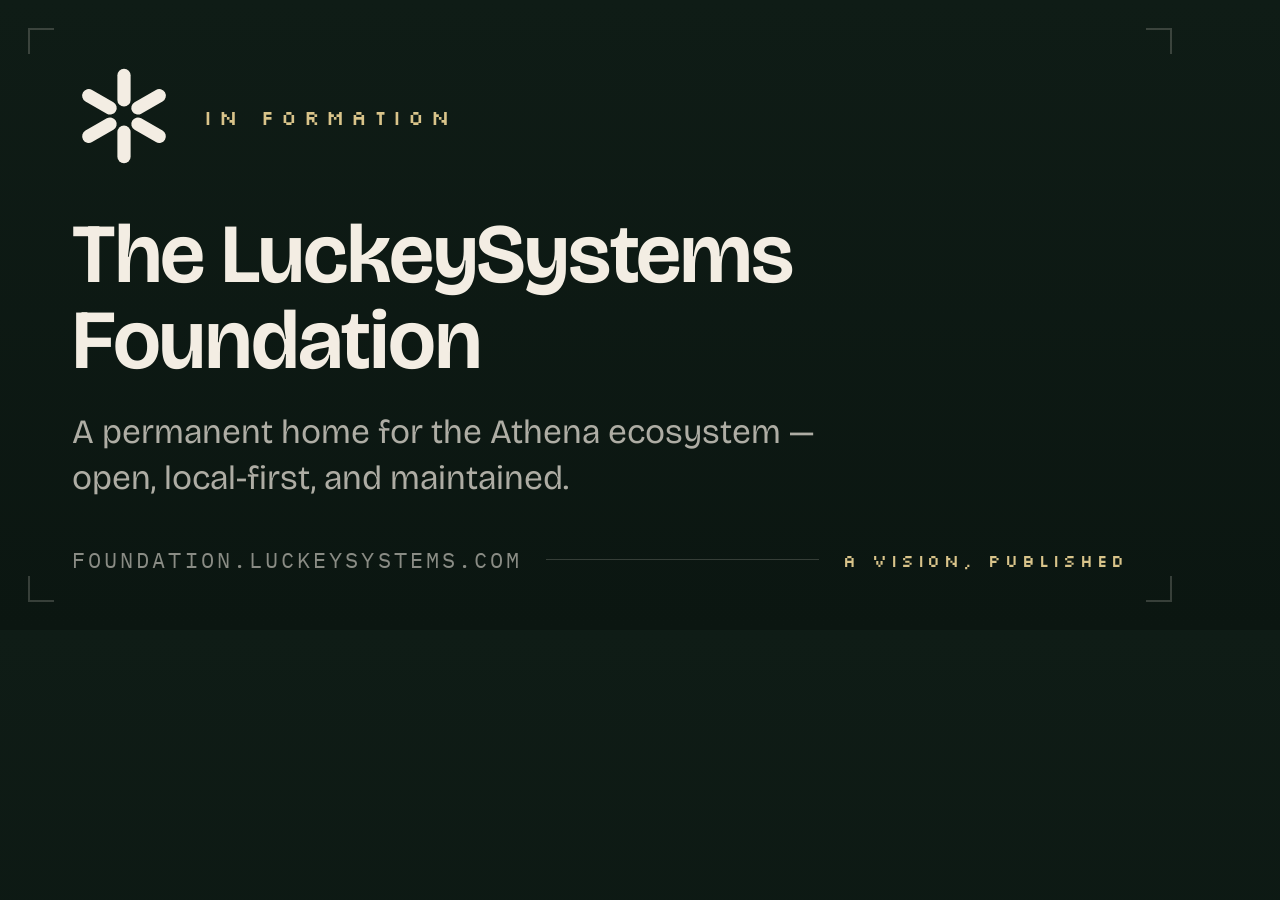
<file: tools/og-cards/foundation.html>
<!doctype html>
<html>
<head>
<meta charset="utf-8" />
<link rel="preconnect" href="https://fonts.googleapis.com" />
<link rel="preconnect" href="https://fonts.gstatic.com" crossorigin />
<link href="https://fonts.googleapis.com/css2?family=Bricolage+Grotesque:opsz,wght@12..96,300..800&family=IBM+Plex+Mono:wght@400;500&family=Silkscreen:wght@400;700&display=block" rel="stylesheet" />
<link rel="stylesheet" href="athena-base.css" />
<style>
  body {
    background: linear-gradient(180deg, #0f1c16 0%, #0b1611 100%);
    color: #f3ede3;
  }
  .corner { color: rgba(243, 237, 227, 0.35); }
  .kicker { color: #d9c48a; }
  h1 { font-size: 84px; }
  .tagline { color: rgba(243, 237, 227, 0.70); }
  .bottom { color: rgba(243, 237, 227, 0.55); }
  .rule { background: rgba(243, 237, 227, 0.18); }
  .bottom .px { font-family: "Silkscreen", monospace; font-size: 17px; letter-spacing: 0.22em; color: #d9c48a; }
</style>
</head>
<body>
  <div class="corner tl"></div><div class="corner tr"></div>
  <div class="corner bl"></div><div class="corner br"></div>

  <div class="top">
    <svg width="104" height="104" viewBox="0 0 220 220" fill="none" xmlns="http://www.w3.org/2000/svg">
      <g stroke="#f3ede3" stroke-width="28" stroke-linecap="round">
        <line x1="110" y1="76" x2="110" y2="24"/>
        <line x1="110" y1="144" x2="110" y2="196"/>
        <line x1="139.4" y1="93" x2="184.5" y2="67"/>
        <line x1="139.4" y1="127" x2="184.5" y2="153"/>
        <line x1="80.6" y1="93" x2="35.5" y2="67"/>
        <line x1="80.6" y1="127" x2="35.5" y2="153"/>
      </g>
    </svg>
    <div class="kicker">In Formation</div>
  </div>

  <div class="mid">
    <h1>The LuckeySystems<br />Foundation</h1>
    <p class="tagline">A permanent home for the Athena ecosystem —<br />open, local-first, and maintained.</p>
  </div>

  <div class="bottom">
    <span>FOUNDATION.LUCKEYSYSTEMS.COM</span>
    <span class="rule"></span>
    <span class="px">A VISION, PUBLISHED</span>
  </div>
</body>
</html>
</file>
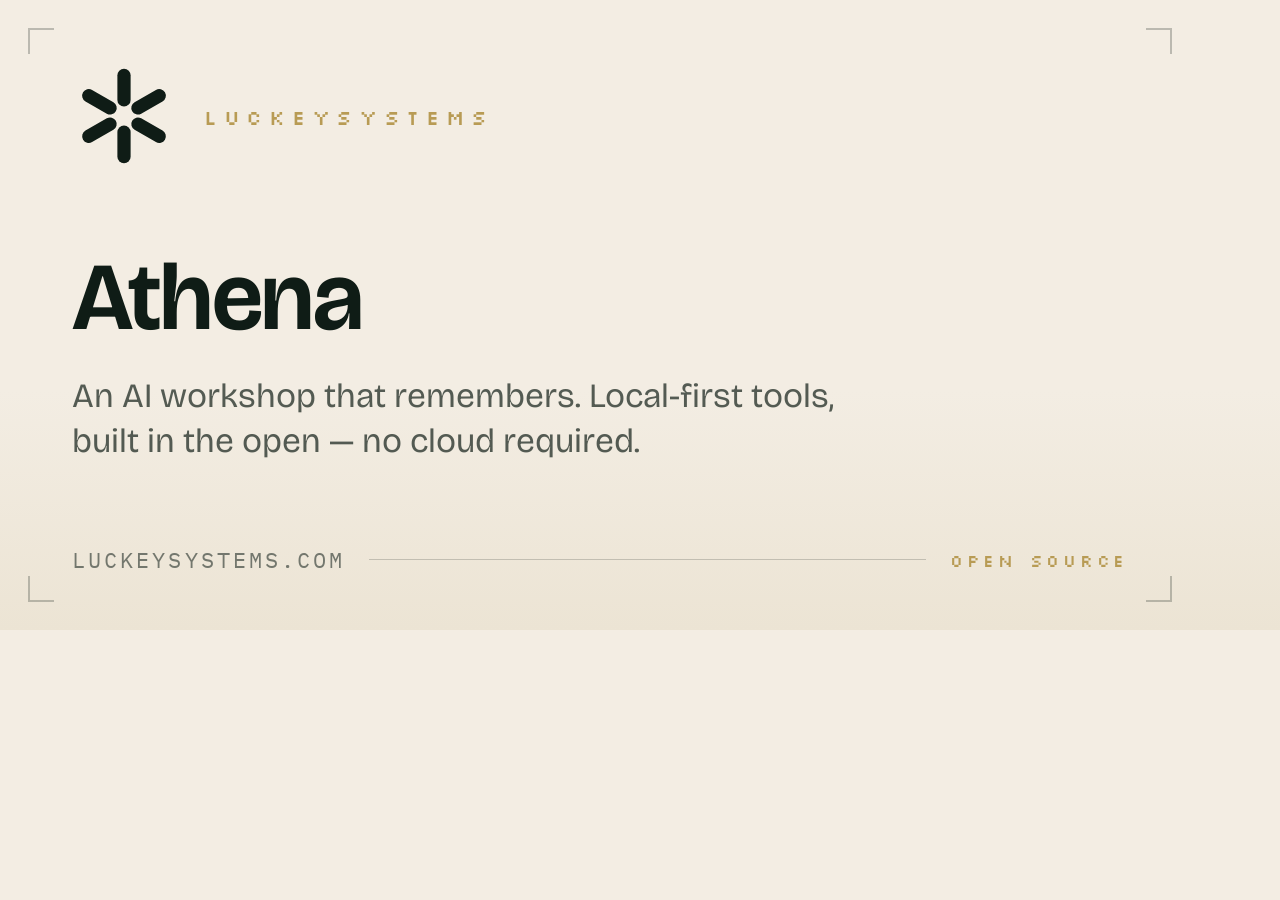
<file: tools/og-cards/main.html>
<!doctype html>
<html>
<head>
<meta charset="utf-8" />
<link rel="preconnect" href="https://fonts.googleapis.com" />
<link rel="preconnect" href="https://fonts.gstatic.com" crossorigin />
<link href="https://fonts.googleapis.com/css2?family=Bricolage+Grotesque:opsz,wght@12..96,300..800&family=IBM+Plex+Mono:wght@400;500&family=Silkscreen:wght@400;700&display=block" rel="stylesheet" />
<link rel="stylesheet" href="athena-base.css" />
<style>
  body {
    background:
      linear-gradient(180deg, #f3ede3 0%, #f3ede3 62%, #ece4d4 100%);
    color: #0f1c16;
  }
  .corner { color: rgba(15, 28, 22, 0.45); }
  .kicker { color: #b89b54; }
  .tagline { color: rgba(15, 28, 22, 0.70); }
  .bottom { color: rgba(15, 28, 22, 0.55); }
  .rule { background: rgba(15, 28, 22, 0.20); }
  .bottom .px { font-family: "Silkscreen", monospace; font-size: 17px; letter-spacing: 0.22em; color: #b89b54; }
</style>
</head>
<body>
  <div class="corner tl"></div><div class="corner tr"></div>
  <div class="corner bl"></div><div class="corner br"></div>

  <div class="top">
    <svg width="104" height="104" viewBox="0 0 220 220" fill="none" xmlns="http://www.w3.org/2000/svg">
      <g stroke="#0f1c16" stroke-width="28" stroke-linecap="round">
        <line x1="110" y1="76" x2="110" y2="24"/>
        <line x1="110" y1="144" x2="110" y2="196"/>
        <line x1="139.4" y1="93" x2="184.5" y2="67"/>
        <line x1="139.4" y1="127" x2="184.5" y2="153"/>
        <line x1="80.6" y1="93" x2="35.5" y2="67"/>
        <line x1="80.6" y1="127" x2="35.5" y2="153"/>
      </g>
    </svg>
    <div class="kicker">LuckeySystems</div>
  </div>

  <div class="mid">
    <h1>Athena</h1>
    <p class="tagline">An AI workshop that remembers. Local-first tools,<br />built in the open — no cloud required.</p>
  </div>

  <div class="bottom">
    <span>LUCKEYSYSTEMS.COM</span>
    <span class="rule"></span>
    <span class="px">OPEN SOURCE</span>
  </div>
</body>
</html>
</file>
<file: css/style.css>
/* Luckey Faraday — one person, two offers.
   White page, ink type, and one colour per offer:
   coral for the AI Builders community, night navy + cyan for Jarvis. */

:root {
  --paper: #ffffff;
  --ink: #0c0c0d;
  --muted: #5f6066;
  --rule: #e7e7e9;
  --coral: #ff5a36;
  --coral-deep: #e94a27;
  --night: #030a16;
  --night-2: #0b1628;
  --cyan: #62e2ff;
  --frost: #a9c3d6;

  --gutter: clamp(20px, 3.4vw, 48px);
  --wrap: 1240px;
}

*,
*::before,
*::after { box-sizing: border-box; }

html { -webkit-text-size-adjust: 100%; scroll-behavior: smooth; }
@media (prefers-reduced-motion: reduce) { html { scroll-behavior: auto; } }

body {
  margin: 0;
  background: var(--paper);
  color: var(--ink);
  font-family: "Archivo", system-ui, sans-serif;
  font-stretch: 100%;
  font-size: 17px;
  line-height: 1.55;
  -webkit-font-smoothing: antialiased;
  text-rendering: optimizeLegibility;
}

img, video { display: block; max-width: 100%; }
a { color: inherit; }
p { margin: 0; }

.sr-only {
  position: absolute; width: 1px; height: 1px; margin: -1px; padding: 0;
  overflow: hidden; clip: rect(0 0 0 0); white-space: nowrap; border: 0;
}

.wrap { max-width: var(--wrap); margin: 0 auto; padding: 0 var(--gutter); }

/* The one display voice: Archivo squeezed to its narrowest width, set heavy and tight. */
.display,
.door-title,
.price-num {
  font-stretch: 62%;
  font-weight: 850;
  letter-spacing: -0.012em;
  line-height: 0.88;
  margin: 0;
}

/* ---------- buttons and links ---------- */

.btn {
  display: inline-flex;
  align-items: center;
  gap: 10px;
  padding: 17px 28px 18px;
  border-radius: 999px;
  font-size: 18px;
  font-weight: 700;
  line-height: 1;
  text-decoration: none;
  white-space: nowrap;
  transition: transform 0.18s ease, box-shadow 0.18s ease, background-color 0.18s ease;
}
.btn:hover { transform: translateY(-2px); }
.btn:active { transform: translateY(0); }
.btn--ink { background: var(--ink); color: #fff; }
.btn--ink:hover { box-shadow: 0 10px 24px -10px rgba(0, 0, 0, 0.55); }
.btn--cyan { background: var(--cyan); color: var(--night); }
.btn--cyan:hover { box-shadow: 0 10px 30px -8px rgba(98, 226, 255, 0.55); }

.text-link {
  display: inline-block;
  font-weight: 600;
  text-decoration: underline;
  text-decoration-thickness: 2px;
  text-underline-offset: 5px;
}
.text-link:hover { text-decoration-thickness: 3px; }

:focus-visible { outline: 3px solid var(--cyan); outline-offset: 3px; }
.band--community :focus-visible,
.door--community :focus-visible { outline-color: var(--ink); }

/* ---------- intro ---------- */

.intro {
  display: flex;
  align-items: center;
  gap: 18px;
  padding: 18px var(--gutter);
}
.intro-face { flex: none; border-radius: 50%; }
.intro-face img {
  width: 64px;
  height: 64px;
  border-radius: 50%;
  object-fit: cover;
}
.intro-text { min-width: 0; }
.intro-hi {
  font-size: 24px;
  font-weight: 800;
  line-height: 1.15;
  letter-spacing: -0.01em;
}
.intro-line { color: var(--muted); max-width: 60ch; line-height: 1.4; margin-top: 3px; }
.intro-offers { display: none; }
.chip {
  display: inline-block;
  padding: 9px 14px 10px;
  border-radius: 999px;
  font-size: 15px;
  font-weight: 700;
  line-height: 1;
  text-decoration: none;
  white-space: nowrap;
}
.chip--community { background: var(--coral); color: var(--ink); }
.chip--jarvis { background: var(--night); color: #fff; }

.intro-links {
  margin-left: auto;
  display: flex;
  gap: 22px;
  flex: none;
}
.intro-links a {
  display: inline-flex;
  align-items: center;
  gap: 7px;
  font-size: 15px;
  font-weight: 600;
  text-decoration: none;
}
.intro-links a:hover span { text-decoration: underline; text-underline-offset: 4px; }

/* ---------- the two doors ---------- */

.doors {
  display: grid;
  grid-template-columns: 1fr 1fr;
  /* fill the first screen, but never stretch on very tall windows */
  min-height: clamp(640px, calc(100svh - 100px), 880px);
}

.door {
  display: flex;
  flex-direction: column;
  gap: 20px;
  padding: 34px var(--gutter) 40px;
  min-width: 0;
}
.door--community { background: var(--coral); color: var(--ink); }
.door--jarvis { background: var(--night); color: #fff; }

.door-tag { font-size: 15px; font-weight: 600; }
.door--jarvis .door-tag { color: var(--frost); }

.door-title { font-size: clamp(60px, 7.6vw, 118px); word-spacing: 0.07em; }
.door--jarvis .door-title { color: #fff; }

.door-media {
  flex: 1 1 auto;
  min-height: 190px;
  display: block;
  position: relative;
  overflow: hidden;
}

/* three real games, one big and two stacked */
.door-media--games {
  display: grid;
  grid-template-columns: 1.7fr 1fr;
  grid-template-rows: 1fr 1fr;
  gap: 6px;
}
.door-media--games img {
  width: 100%;
  height: 100%;
  object-fit: cover;
  transition: transform 0.5s ease;
}
.door-media--games .g1 { grid-row: 1 / 3; }
.door-media--games:hover img { transform: scale(1.03); }

/* the orb video shares the door's night colour, so it floats */
.door-media--orb { display: grid; place-items: center; }
.door-media--orb video {
  position: absolute;
  top: 50%;
  left: 50%;
  height: 150%;
  width: auto;
  max-width: none;
  aspect-ratio: 1;
  transform: translate(-50%, -50%);
}

.door-copy { max-width: 46ch; font-size: 17px; line-height: 1.5; }
.door--jarvis .door-copy { color: #d6e2ec; }

.door-buy,
.offer-buy {
  display: flex;
  align-items: flex-end;
  justify-content: space-between;
  gap: 16px 24px;
  flex-wrap: wrap;
}

.price { display: flex; align-items: baseline; gap: 10px; flex-wrap: wrap; }
@media (min-width: 861px) and (max-width: 1180px) {
  .door .price { flex-direction: column; align-items: flex-start; gap: 8px; }
}
.price-num { font-size: 64px; line-height: 0.8; }
.price-per { font-size: 15px; font-weight: 600; }
.door--jarvis .price-per,
.band--jarvis .price-per { color: var(--frost); }

/* ---------- proof ---------- */

.proof { padding: clamp(80px, 11vw, 150px) 0 clamp(70px, 9vw, 120px); }

.sec-head {
  display: grid;
  grid-template-columns: 1.15fr 1fr;
  gap: 24px 64px;
  align-items: end;
  margin-bottom: clamp(40px, 5vw, 64px);
}
.sec-head .display { font-size: clamp(52px, 7vw, 104px); }
.sec-lede { font-size: 19px; color: var(--muted); max-width: 46ch; }

.bench {
  display: grid;
  grid-template-columns: minmax(0, 1fr) minmax(0, 1fr);
  gap: clamp(32px, 5vw, 72px);
  align-items: center;
}
.bench-clip {
  width: 100%;
  height: auto;
  aspect-ratio: 1;
  border-radius: 22px;
  background: #f3f3eb;
}
.bench-label { font-size: 15px; font-weight: 700; color: var(--muted); }
.bench-prompt {
  margin: 10px 0 0;
  font-size: clamp(22px, 2.3vw, 30px);
  font-weight: 600;
  line-height: 1.25;
  letter-spacing: -0.01em;
}
.bench-stats {
  display: grid;
  grid-template-columns: 1fr 1fr;
  gap: 28px;
  margin: 40px 0 28px;
  padding-top: 28px;
  border-top: 2px solid var(--ink);
}
.bench-stats dt { font-size: clamp(64px, 6.6vw, 96px); }
.bench-stats dd { margin: 10px 0 0; font-size: 16px; line-height: 1.45; }
.bench-method { font-size: 15px; color: var(--muted); max-width: 52ch; margin-bottom: 20px; }

.counts {
  display: grid;
  grid-template-columns: repeat(4, 1fr);
  gap: 32px;
  margin: clamp(72px, 9vw, 120px) 0 clamp(48px, 6vw, 72px);
}
.counts dt { font-size: clamp(72px, 8.4vw, 128px); }
.counts dd { margin: 10px 0 0; font-size: 16px; color: var(--muted); max-width: 22ch; line-height: 1.4; }

.shelf {
  display: grid;
  grid-template-columns: repeat(4, 1fr);
  gap: 16px;
}
.shelf-item { text-decoration: none; display: block; }
.shelf-item img {
  width: 100%;
  height: auto;
  aspect-ratio: 16 / 10;
  object-fit: cover;
  border-radius: 10px;
  transition: transform 0.35s ease;
}
.shelf-item:hover img { transform: translateY(-4px); }
.shelf-title { display: block; margin-top: 12px; font-weight: 700; }
.shelf-by { display: block; font-size: 14px; color: var(--muted); }
.shelf-more { display: flex; gap: 32px; flex-wrap: wrap; margin-top: 32px; }

/* ---------- offer bands ---------- */

.band { padding: clamp(80px, 10vw, 140px) 0; overflow: hidden; }
.band--community { background: var(--coral); color: var(--ink); }
.band--jarvis {
  background: radial-gradient(80% 70% at 22% 45%, var(--night-2) 0%, var(--night) 70%);
  color: #fff;
}

.offer {
  display: grid;
  grid-template-columns: minmax(0, 5fr) minmax(0, 6fr);
  gap: clamp(36px, 5vw, 80px);
  align-items: center;
}
.offer--flip { grid-template-columns: minmax(0, 6fr) minmax(0, 5fr); }

.offer-text { position: relative; z-index: 1; }
.offer-text > * + * { margin-top: 22px; }
.offer-tag { font-size: 16px; font-weight: 700; }
.band--jarvis .offer-tag { color: var(--cyan); }
.offer-text .display { font-size: clamp(54px, 6.4vw, 96px); }
.offer-text p { font-size: 18px; }
.band--jarvis .offer-text p { color: #d6e2ec; }
.offer-first {
  padding-left: 16px;
  border-left: 3px solid var(--ink);
}
.offer-buy { justify-content: flex-start; align-items: center; gap: 18px 28px; padding-top: 8px; }
.offer-buy .price-num { font-size: 72px; }

.offer-media { margin: 0; }
.offer-media video {
  width: 100%;
  height: auto;
  aspect-ratio: 16 / 9;
  border-radius: 14px;
  background: #1c1c1f;
  box-shadow: 0 30px 60px -30px rgba(60, 10, 0, 0.55);
}
.offer-media figcaption,
.orb-stage figcaption {
  margin-top: 14px;
  font-size: 15px;
  font-weight: 600;
}

.perks-head {
  margin: clamp(72px, 9vw, 110px) 0 0;
  padding-top: 22px;
  border-top: 2px solid var(--ink);
  font-size: 18px;
  font-weight: 800;
}
.perks {
  list-style: none;
  margin: 26px 0 0;
  padding: 0;
  display: grid;
  grid-template-columns: repeat(3, 1fr);
  gap: 34px 40px;
}
.perks li { font-size: 17px; line-height: 1.5; }
.perks strong {
  display: block;
  font-stretch: 62%;
  font-weight: 850;
  font-size: 34px;
  line-height: 0.95;
  letter-spacing: -0.005em;
  margin-bottom: 10px;
}
.perks-note { margin-top: 40px; font-size: 15px; font-weight: 600; }

.orb-stage { margin: 0; text-align: center; }
.orb-stage video {
  width: 100%;
  height: auto;
  max-width: 560px;
  aspect-ratio: 1;
  margin: 0 auto;
  object-fit: cover;
  transform: scale(1.35);
  -webkit-mask-image: radial-gradient(circle at 50% 50%, #000 52%, transparent 71%);
  mask-image: radial-gradient(circle at 50% 50%, #000 52%, transparent 71%);
}
.orb-stage figcaption { position: relative; margin-top: -40px; color: var(--frost); font-weight: 500; }

.facts { list-style: none; margin: 0; padding: 0; }
.facts li {
  padding: 16px 0;
  border-top: 1px solid rgba(169, 195, 214, 0.22);
  font-size: 16px;
  line-height: 1.5;
  color: #c9d6e1;
}
.facts li:last-child { border-bottom: 1px solid rgba(169, 195, 214, 0.22); }
.facts strong { color: #fff; }
.band--jarvis .text-link { color: #fff; }

/* ---------- press strip ---------- */

.press { border-bottom: 1px solid var(--rule); }
.press-row {
  display: flex;
  align-items: center;
  gap: 14px 40px;
  flex-wrap: wrap;
  padding-top: 28px;
  padding-bottom: 28px;
}
.press-label { font-size: 15px; font-weight: 700; color: var(--muted); }
.press-names {
  display: flex;
  flex: 1;
  flex-wrap: wrap;
  gap: 8px clamp(28px, 3.6vw, 52px);
  margin: 0;
  padding: 0;
  list-style: none;
}
.press-names a {
  font-size: clamp(30px, 3vw, 44px);
  font-stretch: 62%;
  font-weight: 850;
  line-height: 1;
  letter-spacing: -0.01em;
  text-decoration: none;
  transition: color 0.18s ease;
}
.press-names a:hover { color: var(--coral-deep); }
.press-jump { font-size: 16px; font-weight: 700; text-decoration: none; white-space: nowrap; }
.press-jump:hover { text-decoration: underline; text-underline-offset: 5px; }

/* ---------- the story ---------- */

.story { padding: clamp(90px, 11vw, 150px) 0; }
.story-head {
  display: grid;
  grid-template-columns: minmax(0, 1.25fr) minmax(0, 1fr);
  gap: 32px 64px;
  align-items: end;
  margin-bottom: clamp(48px, 6vw, 80px);
}
.story-head .display { margin-top: 14px; font-size: clamp(56px, 7.4vw, 112px); }
.story-face {
  width: 92px;
  height: 92px;
  border-radius: 50%;
  object-fit: cover;
  margin-bottom: 20px;
}
.story-lede { font-size: 19px; max-width: 46ch; }

.beats { margin: 0; padding: 0; list-style: none; border-top: 2px solid var(--ink); }
.beat {
  --pad: clamp(16px, 2.2vw, 32px);
  display: grid;
  grid-template-columns: minmax(0, 3fr) minmax(0, 6fr) minmax(0, 3fr);
  gap: 18px clamp(28px, 4vw, 56px);
  align-items: start;
  padding: clamp(32px, 4vw, 52px) 0;
  border-bottom: 1px solid var(--rule);
}
.beat-date { font-size: 16px; font-weight: 700; color: var(--muted); }
.beat-date .display { display: block; margin-bottom: 8px; font-size: clamp(56px, 6vw, 92px); color: var(--ink); }
.beat-body h3 {
  margin: 4px 0 14px;
  font-size: clamp(26px, 2.5vw, 36px);
  font-weight: 800;
  line-height: 1.08;
  letter-spacing: -0.02em;
}
.beat-body p { font-size: 18px; max-width: 52ch; }
.beat-stat { font-size: 15px; font-weight: 600; color: var(--muted); }
.beat-stat .display { display: block; margin-bottom: 8px; font-size: clamp(52px, 5vw, 76px); color: var(--coral-deep); }
.beat-links { display: flex; gap: 12px 28px; flex-wrap: wrap; margin-top: 20px; }

/* The takedown: an ink card that breaks out a little into the gutter. */
.beat--dmca {
  grid-template-columns: minmax(0, 3fr) minmax(0, 4.4fr) minmax(0, 4.6fr);
  margin: 18px calc(-1 * var(--pad));
  padding: clamp(36px, 4.4vw, 56px) var(--pad);
  border: 0;
  border-radius: 22px;
  background: var(--ink);
  color: #fff;
}
.beat--dmca .beat-date { color: #8d8d96; }
.beat--dmca .beat-date .display { color: #fff; }
.beat--dmca .beat-body p { color: #cfcfd5; }
.beat--dmca .beat-date { grid-column: 1; grid-row: 1; }
.beat--dmca .beat-body { grid-column: 2; grid-row: 1 / span 2; }
.beat--dmca .withheld { grid-column: 3; grid-row: 1 / span 2; }
.beat--dmca .beat-stat { grid-column: 1; grid-row: 2; align-self: end; color: #8d8d96; }
.beat--dmca .beat-body .text-link { margin-top: 24px; }
.beat--dmca .beat-stat .display { color: var(--coral); }
.beat--dmca .text-link { color: #fff; }

.withheld { display: grid; gap: 6px; align-content: start; }
.withheld > span {
  display: block;
  overflow: hidden;
  padding: 7px 12px 8px;
  border: 1px solid #26262b;
  border-radius: 8px;
  background: #161619;
  color: #74747e;
  font-size: 12.5px;
  line-height: 1.3;
  white-space: nowrap;
  text-overflow: ellipsis;
}
.withheld-count {
  display: flex;
  align-items: baseline;
  gap: 12px;
  margin-top: 14px;
  font-size: 16px;
  font-weight: 700;
}
.withheld-count .display { font-size: 64px; color: var(--coral); }

.quotes-head {
  margin: clamp(72px, 9vw, 110px) 0 24px;
  padding-top: 22px;
  border-top: 2px solid var(--ink);
  font-size: 18px;
  font-weight: 800;
}
.quotes {
  display: grid;
  grid-template-columns: repeat(2, minmax(0, 1fr));
  gap: 16px;
  margin: 0;
  padding: 0;
  list-style: none;
}
.quote {
  display: flex;
  flex-direction: column;
  gap: 20px;
  height: 100%;
  box-sizing: border-box;
  padding: clamp(26px, 3vw, 40px);
  border-radius: 18px;
  background: #f3f3f4;
  text-decoration: none;
  transition: transform 0.2s ease, background-color 0.2s ease;
}
.quote:hover { transform: translateY(-4px); background: #ebebed; }
.quote-src { font-size: clamp(38px, 3.6vw, 54px); }
.quote q {
  font-size: clamp(19px, 1.7vw, 23px);
  font-weight: 600;
  line-height: 1.35;
  letter-spacing: -0.01em;
}
.quote-meta { margin-top: auto; font-size: 15px; font-weight: 600; color: var(--muted); }

.beat:last-child { border-bottom: 0; }

.story-foot {
  display: grid;
  grid-template-columns: minmax(0, 1.25fr) minmax(0, 1fr);
  gap: 40px 64px;
  margin-top: clamp(72px, 9vw, 110px);
  padding-top: 26px;
  border-top: 2px solid var(--ink);
}
.story-foot-text p:first-child { font-size: 19px; max-width: 46ch; }
.story-foot-text .about-links { margin-top: 24px; }
.story-foot .books { margin-top: 0 !important; padding-top: 0; border-top: 0; }
.story-foot .books-note { margin-top: 16px; }

.books {
  display: flex;
  gap: clamp(32px, 6vw, 80px);
  margin-top: 40px !important;
  padding-top: 26px;
  border-top: 2px solid var(--ink);
}
.books dt { font-size: 16px; font-weight: 700; }
.books dd { margin: 0; }
.books .display { font-size: clamp(64px, 7vw, 96px); margin-top: 8px; }
.books-k { font-size: 15px; color: var(--muted); margin-top: 6px !important; }
.books-note { font-size: 15px !important; color: var(--muted); }
.about-links { display: flex; gap: 14px 30px; flex-wrap: wrap; }

/* ---------- close ---------- */

.close {
  background: var(--ink);
  color: #fff;
  padding: clamp(80px, 10vw, 130px) 0 clamp(60px, 7vw, 90px);
}
.close h2 { font-size: clamp(64px, 9vw, 140px); }
.close-doors {
  display: grid;
  grid-template-columns: 1fr 1fr;
  gap: 16px;
  margin-top: clamp(36px, 5vw, 56px);
}
.close-door {
  display: flex;
  flex-direction: column;
  gap: 12px;
  padding: clamp(28px, 3.6vw, 44px);
  border-radius: 18px;
  text-decoration: none;
  transition: transform 0.2s ease;
}
.close-door:hover { transform: translateY(-4px); }
.close-door--community { background: var(--coral); color: var(--ink); }
.close-door--jarvis { background: var(--cyan); color: var(--night); }
.close-what { font-size: 16px; font-weight: 700; }
.close-cta { font-size: clamp(44px, 4.6vw, 68px); }
.close-price { font-size: 17px; font-weight: 600; }

.foot { background: var(--ink); color: #9a9aa2; font-size: 14px; }
.foot-row {
  display: flex;
  justify-content: space-between;
  gap: 12px 24px;
  flex-wrap: wrap;
  padding-top: 26px;
  padding-bottom: 34px;
  border-top: 1px solid #26262a;
}
.foot a { color: #d9d9de; text-decoration: none; }
.foot a:hover { text-decoration: underline; }
.foot-links { display: flex; gap: 22px; flex-wrap: wrap; }

/* ---------- scroll-in ---------- */

.rise { opacity: 0; transform: translateY(24px); transition: opacity 0.7s ease, transform 0.7s ease; }
.rise.in { opacity: 1; transform: none; }
@media (prefers-reduced-motion: reduce) {
  .rise { opacity: 1; transform: none; transition: none; }
  .btn, .close-door, .quote, .shelf-item img, .door-media--games img { transition: none; }
}

/* ---------- smaller screens ---------- */

@media (max-width: 1080px) {
  .intro-links span { display: none; }
  .intro-links { gap: 16px; }
  .counts { grid-template-columns: repeat(2, 1fr); }
  .shelf { grid-template-columns: repeat(2, 1fr); }
  .perks { grid-template-columns: repeat(2, 1fr); }
}

@media (max-width: 860px) {
  body { font-size: 16px; }
  .intro { align-items: flex-start; padding-top: 16px; padding-bottom: 18px; gap: 14px; }
  .intro-face img { width: 56px; height: 56px; }
  .intro-hi { font-size: 21px; }
  .intro-line { font-size: 15.5px; }
  .intro-links { display: none; }
  .intro-offers { display: flex; flex-wrap: wrap; gap: 8px; margin-top: 12px; }
  .chip { font-size: 14px; padding: 8px 12px 9px; }

  .doors { grid-template-columns: 1fr; min-height: 0; }
  .door { padding: 28px var(--gutter) 34px; gap: 18px; }
  .door-title { font-size: clamp(56px, 16vw, 84px); }
  .door-media { flex: none; aspect-ratio: 2 / 1; min-height: 0; }
  .price-num { font-size: 56px; }

  .sec-head { grid-template-columns: 1fr; }
  .sec-lede { font-size: 17px; }
  .bench { grid-template-columns: 1fr; }
  .bench-stats { margin-top: 28px; }

  .offer, .offer--flip { grid-template-columns: 1fr; }
  .orb-stage video { max-width: 300px; }
  .orb-stage figcaption { margin-top: -10px; }
  .offer-text p { font-size: 17px; }
  .offer-buy .price-num { font-size: 60px; }

  .press-row { gap: 12px 24px; padding-top: 22px; padding-bottom: 22px; }
  .press-label { width: 100%; }
  .press-names { flex-basis: 100%; gap: 4px 20px; }
  .press-names a { font-size: 27px; }

  .story-head { grid-template-columns: 1fr; }
  .story-head .display { font-size: clamp(42px, 11.6vw, 72px); }
  .story-face { width: 72px; height: 72px; margin-bottom: 16px; }
  .story-lede, .story-foot-text p:first-child { font-size: 17px; }
  .story-foot { grid-template-columns: 1fr; }
  .beat, .beat--dmca { grid-template-columns: 1fr; gap: 14px; }
  .beat-date .display { font-size: 60px; margin-bottom: 4px; }
  .beat-body p { font-size: 17px; }
  .beat-stat .display { font-size: 52px; margin-bottom: 4px; }
  .beat--dmca .beat-date, .beat--dmca .beat-body, .beat--dmca .withheld, .beat--dmca .beat-stat { grid-column: auto; grid-row: auto; }
  .beat--dmca .beat-stat { margin-top: 10px; }
  .withheld { margin-top: 12px; }
  .withheld > span { font-size: 11.5px; padding: 6px 10px 7px; }
  .quotes { grid-template-columns: 1fr; }

  .close-doors { grid-template-columns: 1fr; }
}

@media (max-width: 560px) {
  .counts { gap: 28px 20px; }
  .counts dt { font-size: 76px; }
  .shelf { gap: 18px 12px; }
  .shelf-by { font-size: 13px; }
  .perks { grid-template-columns: 1fr; gap: 26px; }
  .perks strong { font-size: 30px; }
  .bench-stats { grid-template-columns: 1fr 1fr; gap: 18px; }
  .bench-stats dt { font-size: 60px; }
  .bench-stats dd { font-size: 15px; }
  .door-buy .btn { flex: 1 1 auto; justify-content: center; }
  .offer-buy .btn { width: 100%; justify-content: center; }
}
</file>
<file: tools/og-cards/athena-base.css>
/* Shared base for Athena-family OG cards — 1200x630 */
* { margin: 0; padding: 0; box-sizing: border-box; }

html, body { width: 1200px; height: 630px; overflow: hidden; }

body {
  font-family: "Bricolage Grotesque", "Helvetica Neue", sans-serif;
  display: flex;
  flex-direction: column;
  justify-content: space-between;
  padding: 64px 72px 56px;
  position: relative;
}

.corner {
  position: absolute;
  width: 26px;
  height: 26px;
  opacity: 0.55;
}
.corner.tl { top: 28px; left: 28px; border-top: 2px solid; border-left: 2px solid; }
.corner.tr { top: 28px; right: 28px; border-top: 2px solid; border-right: 2px solid; }
.corner.bl { bottom: 28px; left: 28px; border-bottom: 2px solid; border-left: 2px solid; }
.corner.br { bottom: 28px; right: 28px; border-bottom: 2px solid; border-right: 2px solid; }

.top {
  display: flex;
  align-items: center;
  gap: 28px;
}
.top svg { display: block; }

.kicker {
  font-family: "Silkscreen", monospace;
  font-size: 21px;
  letter-spacing: 0.32em;
  text-transform: uppercase;
}

.mid { max-width: 980px; }

h1 {
  font-size: 96px;
  line-height: 1.02;
  font-weight: 640;
  letter-spacing: -0.015em;
}

.tagline {
  margin-top: 26px;
  font-size: 34px;
  line-height: 1.35;
  font-weight: 380;
}

.bottom {
  display: flex;
  align-items: center;
  gap: 24px;
  font-family: "IBM Plex Mono", ui-monospace, monospace;
  font-size: 22px;
  letter-spacing: 0.14em;
}

.rule { flex: 1; height: 1px; }
</file>
